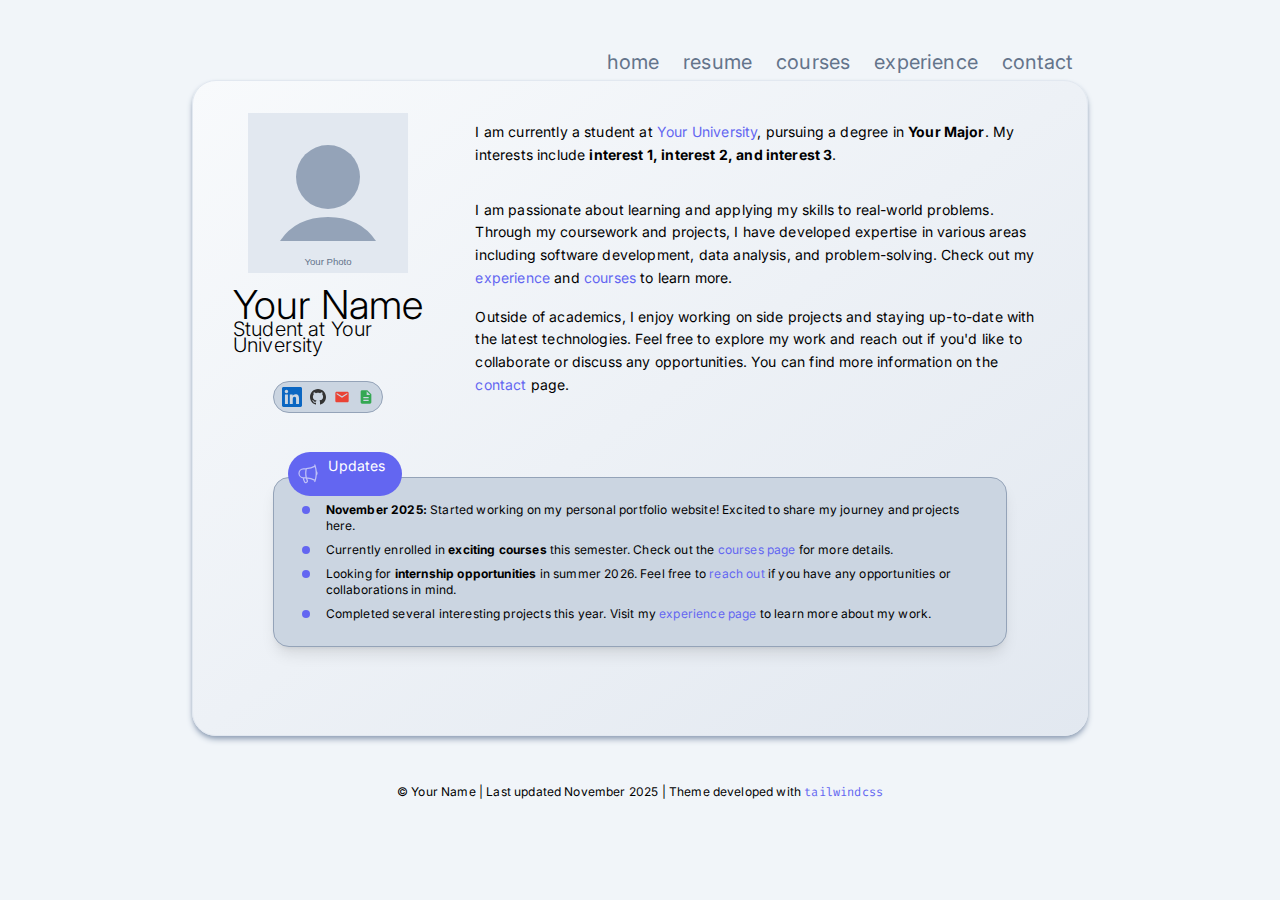
<file: index.html>
<!DOCTYPE html>
<html lang="en" class="scroll-smooth">

<head>
  <meta charset="UTF-8" />
  <meta http-equiv="X-UA-Compatible" content="IE=edge" />
  <meta name="viewport" content="width=device-width, initial-scale=1.0" />
  <link rel="icon" href="images/icon-profile.svg">
  <link rel="mask-icon" href="images/mask-icon.svg" color="#94a3b8">
  <link rel="stylesheet" href="css/style.css">
  <link rel="preconnect" href="https://fonts.googleapis.com">
  <link rel="preconnect" href="https://fonts.gstatic.com" crossorigin>
  <link href="https://fonts.googleapis.com/css2?family=Josefin+Sans:wght@100;200;300&display=swap" rel="stylesheet">
  <link href="https://fonts.googleapis.com/css2?family=Inter:wght@100;300;600&display=swap" rel="stylesheet">
  <link href="https://fonts.googleapis.com/css2?family=Fira+Code:wght@400&display=swap" rel="stylesheet">
  <title>Your Name | Student Portfolio</title>
</head>

<body class="bg-slate-100 flex flex-col mx-auto bg-[url('images/bg-full.png')] bg-repeat-x">
  <!-- Outermost container -->
  <div class="flex flex-col mx-auto space-y-2 max-w-4xl my-10">
    <!-- Top-bar -->
    <ul
      class="flex flex-col items-center justify-center text-xl font-sans font-normal text-slate-500 dark:text-gray-400 -mb-3 md:flex-row md:justify-end">
      <li class="mr-2">
        <a href="index.html" class="inline-block py-2 px-2 hover:text-indigo-400 duration-500 active font-serif">home</a>
      </li>
      <li class="mr-2">
        <a href="resume.html" class="inline-block py-2 px-2 hover:text-indigo-400 duration-500 font-serif">resume</a>
      </li>
      <li class="mr-2">
        <a href="courses.html" class="inline-block py-2 px-2 hover:text-indigo-400 duration-500 font-serif">courses</a>
      </li>
      <li class="mr-2">
        <a href="experience.html" class="inline-block py-2 px-2 hover:text-indigo-400 duration-500 font-serif">experience</a>
      </li>
      <li class="mr-2">
        <a href="contact.html" class="inline-block py-2 px-2 hover:text-indigo-400 duration-500 font-serif">contact</a>
      </li>
    </ul>
    <!-- Container except top-bar -->
    <div class="container flex flex-col space-y-10">
      <!-- Top container with Photos, About me and Social media -->
      <div
        class="relative flex flex-col items-center justify-center pt-0 pb-10 bg-gradient-to-tl from-slate-200 to-slate-50 text-black rounded-3xl shadow-md shadow-slate-400 border-[1px] border-slate-200 overflow-hidden">
        <!-- Photo, Social media + About me -->
        <div
          class="flex flex-col items-center justify-center space-y-4 ml-4 mr-8 mt-4 md:flex-row md:items-start md:space-y-0 md:space-x-6">
          <!-- Photo, Social media section -->
          <section id="photo" class="flex flex-col items-center justify-center space-y-3 ml-6 mr-3">
            <!-- Photo container -->
            <div class="flex flex-col items-center justify-center">
              <img src="images/profile-placeholder.svg" alt=""
                class="m-4 w-40 h-40 md:max-w-48 md:max-h-48 transform hover:scale-105 hover:rounded-xl duration-200 hover-lift" />
              <h2 href="" class="text-2xl whitespace-nowrap font-serif text-hero">Your Name</h2>
              <p href="" class="text-xs font-serif text-subhero">Student at Your University</p>
            </div>

            <!-- Social media container -->
            <div
              class="flex flex-row items-center justify-center bg-slate-300 h-8 w-max border-[1px] border-slate-400 rounded-full">
              <!-- LinkedIn container -->
              <div class="group">
                <a href="https://linkedin.com/in/yourprofile">
                  <img src="images/icon-linkedin.svg" alt="LinkedIn" class="h-[20px] ml-2 mr-1" />
                </a>
              </div>
              <!-- GitHub container -->
              <div class="group">
                <a href="https://github.com/yourusername">
                  <img src="images/icon-github.svg" alt="GitHub" class="h-4 m-1" />
                </a>
              </div>
              <!-- Email container -->
              <div class="group">
                <a href="mailto:your.email@example.com">
                  <img src="images/icon-email.svg" alt="Email me" class="h-4 m-1" />
                </a>
              </div>
              <!-- CV container -->
              <div class="group">
                <a href="files/your-cv.pdf">
                  <img src="images/icon-cv.svg" alt="Curriculum Vitae" class="h-4 ml-1 mr-2" />
                </a>
              </div>
            </div>
          </section>

          <section id="about-me">
            <!-- About me Container -->
            <div class="flex flex-col space-y-4 w-auto ml-10 my-4 md:m-4 md:mt-6 font-serif md:text-left section-spacing">
              <p class="text-sm text-left leading-relaxed">
                I am currently a student at <a href="#"
                  class="text-indigo-500 hover:text-color-indigo-800">
                  Your University</a>, pursuing a degree in <strong>Your Major</strong>.
                My interests include <strong>interest 1, interest 2, and interest 3</strong>.
              </p>
              <p class=" text-sm text-left leading-relaxed">
                I am passionate about learning and applying my skills to real-world problems. Through my coursework
                and projects, I have developed expertise in various areas including software development, 
                data analysis, and problem-solving. Check out my <a
                href="experience.html" class="text-indigo-500 hover:text-color-indigo-800">experience</a> and 
                <a href="courses.html" class="text-indigo-500 hover:text-color-indigo-800">courses</a> to learn more.
              </p>
              <p class=" text-sm text-left leading-relaxed">
                Outside of academics, I enjoy working on side projects and staying up-to-date with the latest 
                technologies. Feel free to explore my work and reach out if you'd like to collaborate or 
                discuss any opportunities. You can find more information on the <a
                  href="contact.html" class="text-indigo-500 hover:text-color-indigo-800">contact</a> page.
              </p>
            </div>
          </section>
        </div>
        <!-- News section -->
        <div
          class="flex flex-col items-center justify-center space-y-4 ml-14 mr-20 my-10 py-2 md:flex-row md:items-baseline md:space-y-0 md:space-x-6">
          <div class="relative flex flex-row items-center justify-center space-x-2 md:flex-row md:space-x-2">
            <div
              class="absolute flex flex-row items-center justify-center px-2 py-1 font-serif text-sm text-white bg-indigo-500 rounded-full md:ml-48 md:-mt-20 md:space-x-2 sm:mt-6">
              <svg xmlns="http://www.w3.org/2000/svg" fill="none" viewBox="0 0 24 24" stroke-width="1.25"
                stroke="#fffffb" class="w-6 h-6 opacity-60">
                <path stroke-linecap="round" stroke-linejoin="round"
                  d="M10.34 15.84c-.688-.06-1.386-.09-2.09-.09H7.5a4.5 4.5 0 110-9h.75c.704 0 1.402-.03 2.09-.09m0 9.18c.253.962.584 1.892.985 2.783.247.55.06 1.21-.463 1.511l-.657.38c-.551.318-1.26.117-1.527-.461a20.845 20.845 0 01-1.44-4.282m3.102.069a18.03 18.03 0 01-.59-4.59c0-1.586.205-3.124.59-4.59m0 9.18a23.848 23.848 0 018.835 2.535M10.34 6.66a23.847 23.847 0 008.835-2.535m0 0A23.74 23.74 0 0018.795 3m.38 1.125a23.91 23.91 0 011.014 5.395m-1.014 8.855c-.118.38-.245.754-.38 1.125m.38-1.125a23.91 23.91 0 001.014-5.395m0-3.46c.495.413.811 1.035.811 1.73 0 .695-.316 1.317-.811 1.73m0-3.46a24.347 24.347 0 010 3.46" />
              </svg>
              <p class="pr-2">Updates</p>
            </div>
          </div>
          <!-- News items container -->
          <div class="bg-slate-300 m-4 py-6 px-6 space-y-2 shadow-lg border-[1px] border-slate-400 rounded-2xl">
            <!-- Update 1 -->
            <div class="flex items-baseline justify-center space-x-3 font-serif text-xs max-w-md">
              <div class="mx-1 w-2 h-2 bg-indigo-500 rounded-full"></div>
              <p class="m-0 w-full">
                <strong>November 2025:</strong> Started working on my personal portfolio website! 
                Excited to share my journey and projects here.
              </p>
            </div>
            <!-- Update 2 -->
            <div class="flex items-baseline justify-center space-x-3 font-serif text-xs max-w-md">
              <div class="mx-1 w-2 h-2 bg-indigo-500 rounded-full"></div>
              <p class="m-0 w-full">
                Currently enrolled in <strong>exciting courses</strong> this semester. Check out the 
                <a href="courses.html" class="text-indigo-500 hover:text-color-indigo-800">courses page</a> 
                for more details.
              </p>
            </div>
            <!-- Update 3 -->
            <div class="flex items-baseline justify-center space-x-3 font-serif text-xs max-w-md">
              <div class="mx-1 w-2 h-2 bg-indigo-500 rounded-full"></div>
              <p class="m-0 w-full">
                Looking for <strong>internship opportunities</strong> in summer 2026. Feel free to 
                <a href="contact.html" class="text-indigo-500 hover:text-color-indigo-800">reach out</a> 
                if you have any opportunities or collaborations in mind.
              </p>
            </div>
            <!-- Update 4 -->
            <div class="flex items-baseline justify-center space-x-3 font-serif text-xs max-w-md">
              <div class="mx-1 w-2 h-2 bg-indigo-500 rounded-full"></div>
              <p class="m-0 w-full">
                Completed several interesting projects this year. Visit my 
                <a href="experience.html" class="text-indigo-500 hover:text-color-indigo-800">experience page</a> 
                to learn more about my work.
              </p>
            </div>
          </div>
        </div>
        <!-- Logo/Links section -->
        <div class="flex flex-col items-center justify-between space-y-10 md:flex-row md:space-y-0 md:space-x-24">
          <!-- You can add logos or additional links here -->
        </div>
      </div>
    </div>
  </div>


  <footer class="py-2">
    <div
      class="container flex flex-col items-center justify-center mx-auto space-y-16 md:flex-row md:space-y-0 md:items-center">
      <div class="font-serif text-xs">&copy; Your Name | Last updated November 2025 | Theme developed with <a href="https://tailwindcss.com"
          class="text-indigo-500 hover:text-color-indigo-800"><code>tailwindcss</code></a>
      </div>
    </div>
  </footer>
</body>

</html>
</file>
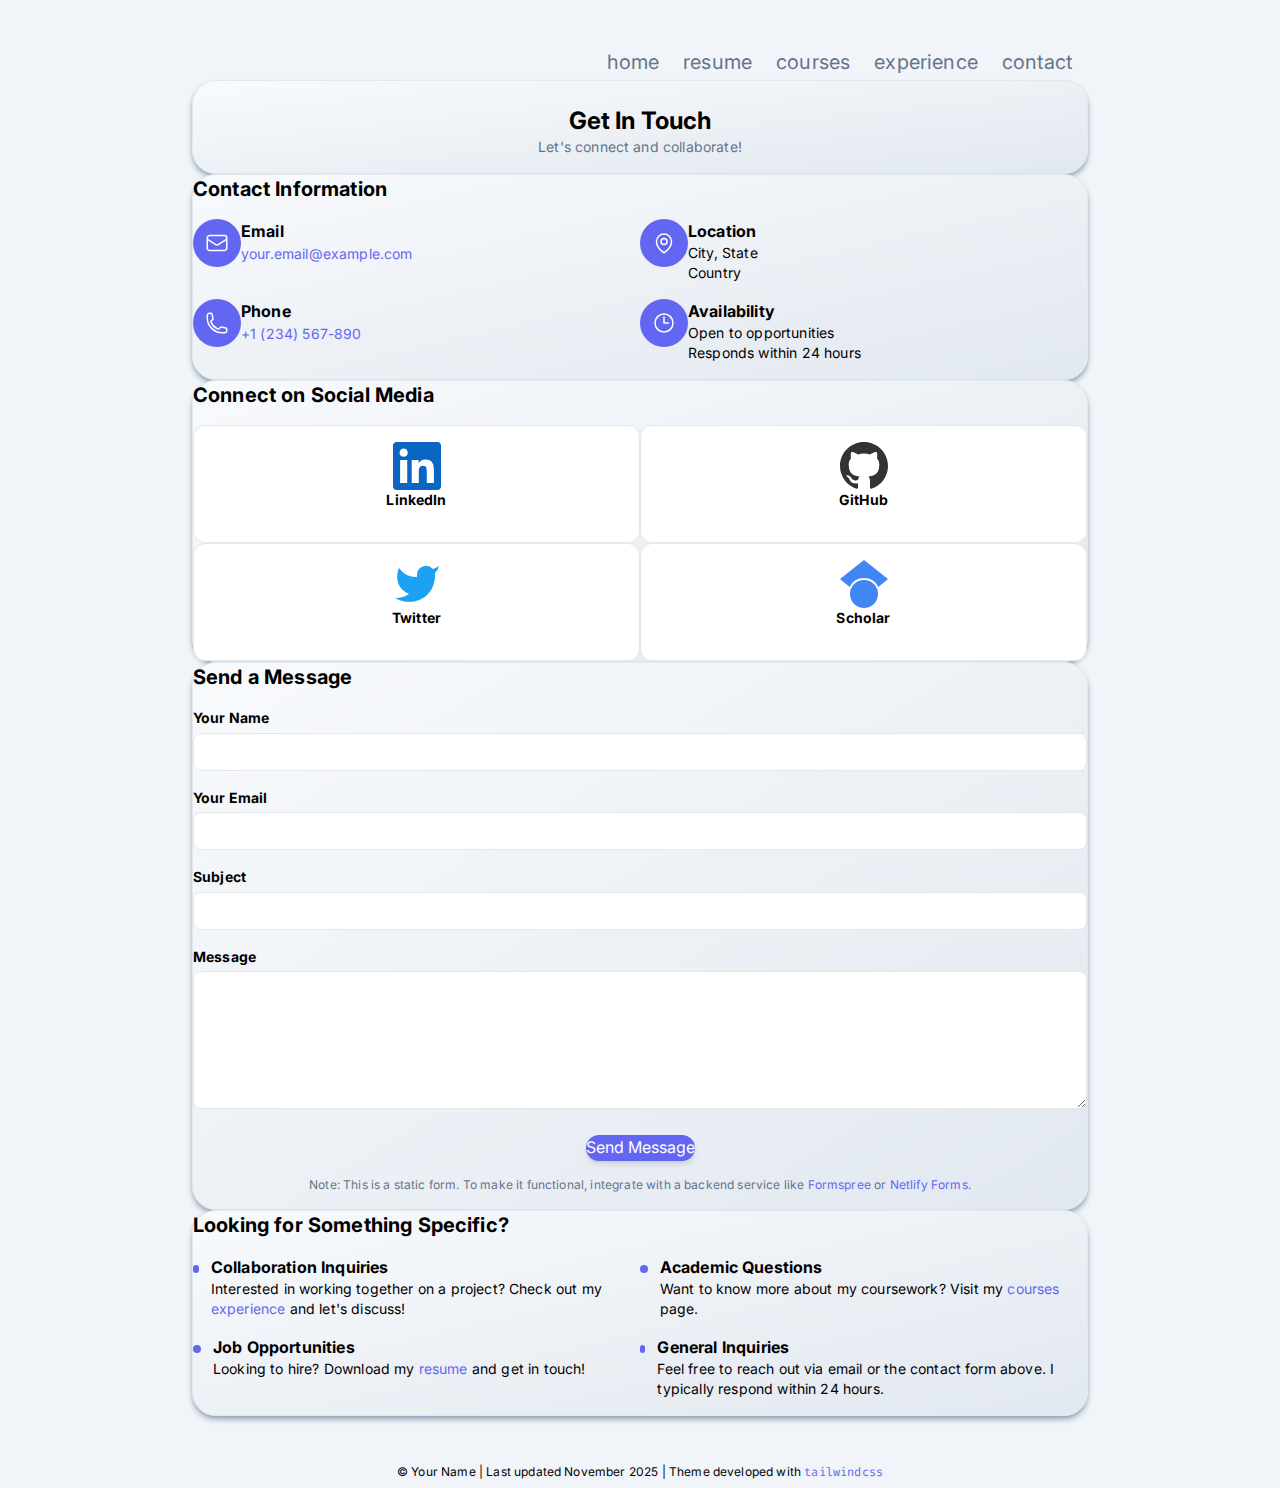
<file: contact.html>
<!DOCTYPE html>
<html lang="en" class="scroll-smooth">

<head>
  <meta charset="UTF-8" />
  <meta http-equiv="X-UA-Compatible" content="IE=edge" />
  <meta name="viewport" content="width=device-width, initial-scale=1.0" />
  <link rel="icon" href="images/icon-profile.svg">
  <link rel="mask-icon" href="images/mask-icon.svg" color="#94a3b8">
  <link rel="stylesheet" href="css/style.css">
  <link rel="preconnect" href="https://fonts.googleapis.com">
  <link rel="preconnect" href="https://fonts.gstatic.com" crossorigin>
  <link href="https://fonts.googleapis.com/css2?family=Josefin+Sans:wght@100;200;300&display=swap" rel="stylesheet">
  <link href="https://fonts.googleapis.com/css2?family=Inter:wght@100;300;600&display=swap" rel="stylesheet">
  <link href="https://fonts.googleapis.com/css2?family=Fira+Code:wght@400&display=swap" rel="stylesheet">
  <title>Contact | Your Name</title>
</head>

<body class="bg-slate-100 flex flex-col mx-auto bg-[url('images/bg-full.png')] bg-repeat-x">
  <!-- Outermost container -->
  <div class="flex flex-col mx-auto space-y-2 max-w-4xl my-10">
    <!-- Top-bar -->
    <ul
      class="flex flex-col items-center justify-center text-xl font-sans font-normal text-slate-500 dark:text-gray-400 -mb-3 md:flex-row md:justify-end">
      <li class="mr-2">
        <a href="index.html" class="inline-block py-2 px-2 hover:text-indigo-400 duration-500 font-serif">home</a>
      </li>
      <li class="mr-2">
        <a href="resume.html" class="inline-block py-2 px-2 hover:text-indigo-400 duration-500 font-serif">resume</a>
      </li>
      <li class="mr-2">
        <a href="courses.html" class="inline-block py-2 px-2 hover:text-indigo-400 duration-500 font-serif">courses</a>
      </li>
      <li class="mr-2">
        <a href="experience.html" class="inline-block py-2 px-2 hover:text-indigo-400 duration-500 font-serif">experience</a>
      </li>
      <li class="mr-2">
        <a href="contact.html" class="inline-block py-2 px-2 hover:text-indigo-400 duration-500 active font-serif">contact</a>
      </li>
    </ul>

    <!-- Main Content -->
    <div class="container flex flex-col space-y-6">
      <!-- Page Header -->
      <div
        class="relative flex flex-col items-center justify-center pt-6 pb-6 bg-gradient-to-tl from-slate-200 to-slate-50 text-black rounded-3xl shadow-md shadow-slate-400 border-[1px] border-slate-200">
        <h1 class="text-2xl font-serif font-bold">Get In Touch</h1>
        <p class="text-sm font-serif text-slate-500 mt-2">Let's connect and collaborate!</p>
      </div>

      <!-- Contact Information -->
      <div
        class="relative flex flex-col p-6 bg-gradient-to-tl from-slate-200 to-slate-50 text-black rounded-3xl shadow-md shadow-slate-400 border-[1px] border-slate-200">
        <h2 class="text-xl font-serif font-bold mb-4 border-b-2 border-indigo-400 pb-2">Contact Information</h2>
        
        <div class="grid grid-cols-1 md:grid-cols-2 gap-6">
          <!-- Email -->
          <div class="flex items-start space-x-4">
            <div class="p-3 bg-indigo-500 rounded-full">
              <svg xmlns="http://www.w3.org/2000/svg" fill="none" viewBox="0 0 24 24" stroke-width="1.5" stroke="white" class="w-6 h-6">
                <path stroke-linecap="round" stroke-linejoin="round" d="M21.75 6.75v10.5a2.25 2.25 0 01-2.25 2.25h-15a2.25 2.25 0 01-2.25-2.25V6.75m19.5 0A2.25 2.25 0 0019.5 4.5h-15a2.25 2.25 0 00-2.25 2.25m19.5 0v.243a2.25 2.25 0 01-1.07 1.916l-7.5 4.615a2.25 2.25 0 01-2.36 0L3.32 8.91a2.25 2.25 0 01-1.07-1.916V6.75" />
              </svg>
            </div>
            <div>
              <h3 class="text-base font-serif font-bold mb-1">Email</h3>
              <a href="mailto:your.email@example.com" class="text-sm font-serif text-indigo-500 hover:underline">
                your.email@example.com
              </a>
            </div>
          </div>

          <!-- Location -->
          <div class="flex items-start space-x-4">
            <div class="p-3 bg-indigo-500 rounded-full">
              <svg xmlns="http://www.w3.org/2000/svg" fill="none" viewBox="0 0 24 24" stroke-width="1.5" stroke="white" class="w-6 h-6">
                <path stroke-linecap="round" stroke-linejoin="round" d="M15 10.5a3 3 0 11-6 0 3 3 0 016 0z" />
                <path stroke-linecap="round" stroke-linejoin="round" d="M19.5 10.5c0 7.142-7.5 11.25-7.5 11.25S4.5 17.642 4.5 10.5a7.5 7.5 0 1115 0z" />
              </svg>
            </div>
            <div>
              <h3 class="text-base font-serif font-bold mb-1">Location</h3>
              <p class="text-sm font-serif text-slate-600">
                City, State<br>Country
              </p>
            </div>
          </div>

          <!-- Phone -->
          <div class="flex items-start space-x-4">
            <div class="p-3 bg-indigo-500 rounded-full">
              <svg xmlns="http://www.w3.org/2000/svg" fill="none" viewBox="0 0 24 24" stroke-width="1.5" stroke="white" class="w-6 h-6">
                <path stroke-linecap="round" stroke-linejoin="round" d="M2.25 6.75c0 8.284 6.716 15 15 15h2.25a2.25 2.25 0 002.25-2.25v-1.372c0-.516-.351-.966-.852-1.091l-4.423-1.106c-.44-.11-.902.055-1.173.417l-.97 1.293c-.282.376-.769.542-1.21.38a12.035 12.035 0 01-7.143-7.143c-.162-.441.004-.928.38-1.21l1.293-.97c.363-.271.527-.734.417-1.173L6.963 3.102a1.125 1.125 0 00-1.091-.852H4.5A2.25 2.25 0 002.25 4.5v2.25z" />
              </svg>
            </div>
            <div>
              <h3 class="text-base font-serif font-bold mb-1">Phone</h3>
              <a href="tel:+1234567890" class="text-sm font-serif text-indigo-500 hover:underline">
                +1 (234) 567-890
              </a>
            </div>
          </div>

          <!-- Available -->
          <div class="flex items-start space-x-4">
            <div class="p-3 bg-indigo-500 rounded-full">
              <svg xmlns="http://www.w3.org/2000/svg" fill="none" viewBox="0 0 24 24" stroke-width="1.5" stroke="white" class="w-6 h-6">
                <path stroke-linecap="round" stroke-linejoin="round" d="M12 6v6h4.5m4.5 0a9 9 0 11-18 0 9 9 0 0118 0z" />
              </svg>
            </div>
            <div>
              <h3 class="text-base font-serif font-bold mb-1">Availability</h3>
              <p class="text-sm font-serif text-slate-600">
                Open to opportunities<br>Responds within 24 hours
              </p>
            </div>
          </div>
        </div>
      </div>

      <!-- Social Media Links -->
      <div
        class="relative flex flex-col p-6 bg-gradient-to-tl from-slate-200 to-slate-50 text-black rounded-3xl shadow-md shadow-slate-400 border-[1px] border-slate-200">
        <h2 class="text-xl font-serif font-bold mb-4 border-b-2 border-indigo-400 pb-2">Connect on Social Media</h2>
        
        <div class="grid grid-cols-2 md:grid-cols-4 gap-4">
          <!-- LinkedIn -->
          <a href="https://linkedin.com/in/yourprofile" 
             class="flex flex-col items-center p-4 bg-white rounded-xl border border-slate-300 hover:shadow-md hover:border-indigo-400 duration-200">
            <img src="images/icon-linkedin.svg" alt="LinkedIn" class="h-12 w-12 mb-2" />
            <p class="text-sm font-serif font-bold">LinkedIn</p>
          </a>

          <!-- GitHub -->
          <a href="https://github.com/yourusername" 
             class="flex flex-col items-center p-4 bg-white rounded-xl border border-slate-300 hover:shadow-md hover:border-indigo-400 duration-200">
            <img src="images/icon-github.svg" alt="GitHub" class="h-12 w-12 mb-2" />
            <p class="text-sm font-serif font-bold">GitHub</p>
          </a>

          <!-- Twitter -->
          <a href="https://twitter.com/yourusername" 
             class="flex flex-col items-center p-4 bg-white rounded-xl border border-slate-300 hover:shadow-md hover:border-indigo-400 duration-200">
            <img src="images/icon-twitter.svg" alt="Twitter" class="h-12 w-12 mb-2" />
            <p class="text-sm font-serif font-bold">Twitter</p>
          </a>

          <!-- Google Scholar (or any other platform) -->
          <a href="https://scholar.google.com/yourprofile" 
             class="flex flex-col items-center p-4 bg-white rounded-xl border border-slate-300 hover:shadow-md hover:border-indigo-400 duration-200">
            <img src="images/icon-google-scholar.svg" alt="Scholar" class="h-12 w-12 mb-2" />
            <p class="text-sm font-serif font-bold">Scholar</p>
          </a>
        </div>
      </div>

      <!-- Contact Form -->
      <div
        class="relative flex flex-col p-6 bg-gradient-to-tl from-slate-200 to-slate-50 text-black rounded-3xl shadow-md shadow-slate-400 border-[1px] border-slate-200">
        <h2 class="text-xl font-serif font-bold mb-4 border-b-2 border-indigo-400 pb-2">Send a Message</h2>
        
        <form class="space-y-4" action="#" method="POST">
          <!-- Name -->
          <div>
            <label for="name" class="block text-sm font-serif font-bold mb-2">Your Name</label>
            <input type="text" id="name" name="name" required
                   class="w-full px-4 py-2 bg-white border border-slate-300 rounded-lg font-serif text-sm focus:outline-none focus:ring-2 focus:ring-indigo-400 focus:border-transparent">
          </div>

          <!-- Email -->
          <div>
            <label for="email" class="block text-sm font-serif font-bold mb-2">Your Email</label>
            <input type="email" id="email" name="email" required
                   class="w-full px-4 py-2 bg-white border border-slate-300 rounded-lg font-serif text-sm focus:outline-none focus:ring-2 focus:ring-indigo-400 focus:border-transparent">
          </div>

          <!-- Subject -->
          <div>
            <label for="subject" class="block text-sm font-serif font-bold mb-2">Subject</label>
            <input type="text" id="subject" name="subject" required
                   class="w-full px-4 py-2 bg-white border border-slate-300 rounded-lg font-serif text-sm focus:outline-none focus:ring-2 focus:ring-indigo-400 focus:border-transparent">
          </div>

          <!-- Message -->
          <div>
            <label for="message" class="block text-sm font-serif font-bold mb-2">Message</label>
            <textarea id="message" name="message" rows="6" required
                      class="w-full px-4 py-2 bg-white border border-slate-300 rounded-lg font-serif text-sm focus:outline-none focus:ring-2 focus:ring-indigo-400 focus:border-transparent resize-vertical"></textarea>
          </div>

          <!-- Submit Button -->
          <div class="flex justify-center">
            <button type="submit"
                    class="px-8 py-3 bg-indigo-500 text-white font-serif rounded-full hover:bg-indigo-600 duration-200 shadow-md">
              Send Message
            </button>
          </div>
        </form>

        <!-- Note about form -->
        <p class="text-xs font-serif text-slate-500 text-center mt-4">
          Note: This is a static form. To make it functional, integrate with a backend service like 
          <a href="https://formspree.io" class="text-indigo-500 hover:underline">Formspree</a> or 
          <a href="https://www.netlify.com/products/forms/" class="text-indigo-500 hover:underline">Netlify Forms</a>.
        </p>
      </div>

      <!-- Quick Links -->
      <div
        class="relative flex flex-col p-6 bg-gradient-to-tl from-slate-200 to-slate-50 text-black rounded-3xl shadow-md shadow-slate-400 border-[1px] border-slate-200">
        <h2 class="text-xl font-serif font-bold mb-4 border-b-2 border-indigo-400 pb-2">Looking for Something Specific?</h2>
        
        <div class="grid grid-cols-1 md:grid-cols-2 gap-4">
          <div class="flex items-baseline space-x-3">
            <div class="w-2 h-2 bg-indigo-500 rounded-full mt-2"></div>
            <div>
              <h3 class="text-base font-serif font-bold">Collaboration Inquiries</h3>
              <p class="text-sm font-serif text-slate-600 mt-1">
                Interested in working together on a project? Check out my 
                <a href="experience.html" class="text-indigo-500 hover:underline">experience</a> and let's discuss!
              </p>
            </div>
          </div>

          <div class="flex items-baseline space-x-3">
            <div class="w-2 h-2 bg-indigo-500 rounded-full mt-2"></div>
            <div>
              <h3 class="text-base font-serif font-bold">Academic Questions</h3>
              <p class="text-sm font-serif text-slate-600 mt-1">
                Want to know more about my coursework? Visit my 
                <a href="courses.html" class="text-indigo-500 hover:underline">courses</a> page.
              </p>
            </div>
          </div>

          <div class="flex items-baseline space-x-3">
            <div class="w-2 h-2 bg-indigo-500 rounded-full mt-2"></div>
            <div>
              <h3 class="text-base font-serif font-bold">Job Opportunities</h3>
              <p class="text-sm font-serif text-slate-600 mt-1">
                Looking to hire? Download my 
                <a href="resume.html" class="text-indigo-500 hover:underline">resume</a> and get in touch!
              </p>
            </div>
          </div>

          <div class="flex items-baseline space-x-3">
            <div class="w-2 h-2 bg-indigo-500 rounded-full mt-2"></div>
            <div>
              <h3 class="text-base font-serif font-bold">General Inquiries</h3>
              <p class="text-sm font-serif text-slate-600 mt-1">
                Feel free to reach out via email or the contact form above. I typically respond within 24 hours.
              </p>
            </div>
          </div>
        </div>
      </div>
    </div>
  </div>

  <footer class="py-2">
    <div
      class="container flex flex-col items-center justify-center mx-auto space-y-16 md:flex-row md:space-y-0 md:items-center">
      <div class="font-serif text-xs">&copy; Your Name | Last updated November 2025 | Theme developed with <a href="https://tailwindcss.com"
          class="text-indigo-500 hover:text-color-indigo-800"><code>tailwindcss</code></a>
      </div>
    </div>
  </footer>
</body>

</html>
</file>
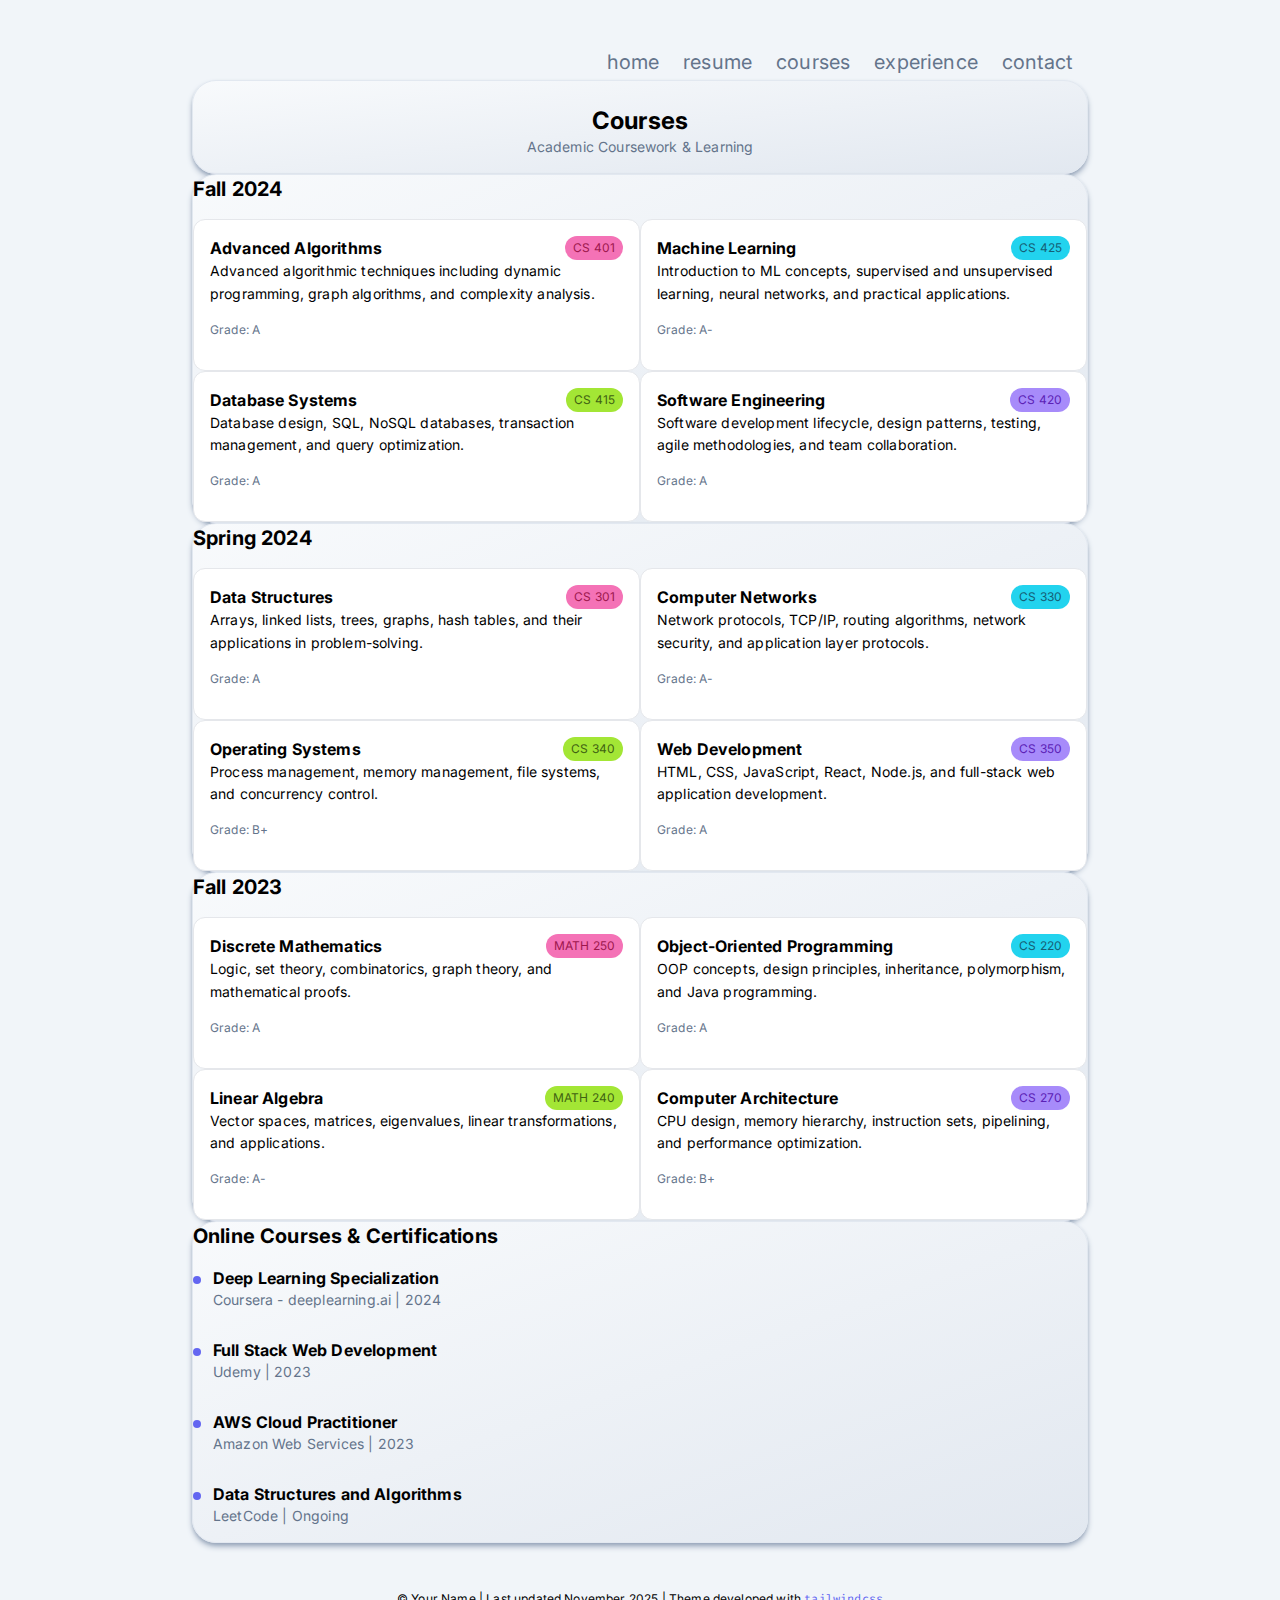
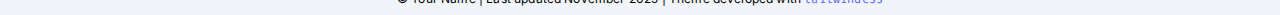
<file: courses.html>
<!DOCTYPE html>
<html lang="en" class="scroll-smooth">

<head>
  <meta charset="UTF-8" />
  <meta http-equiv="X-UA-Compatible" content="IE=edge" />
  <meta name="viewport" content="width=device-width, initial-scale=1.0" />
  <link rel="icon" href="images/icon-profile.svg">
  <link rel="mask-icon" href="images/mask-icon.svg" color="#94a3b8">
  <link rel="stylesheet" href="css/style.css">
  <link rel="preconnect" href="https://fonts.googleapis.com">
  <link rel="preconnect" href="https://fonts.gstatic.com" crossorigin>
  <link href="https://fonts.googleapis.com/css2?family=Josefin+Sans:wght@100;200;300&display=swap" rel="stylesheet">
  <link href="https://fonts.googleapis.com/css2?family=Inter:wght@100;300;600&display=swap" rel="stylesheet">
  <link href="https://fonts.googleapis.com/css2?family=Fira+Code:wght@400&display=swap" rel="stylesheet">
  <title>Courses | Your Name</title>
</head>

<body class="bg-slate-100 flex flex-col mx-auto bg-[url('images/bg-full.png')] bg-repeat-x">
  <!-- Outermost container -->
  <div class="flex flex-col mx-auto space-y-2 max-w-4xl my-10">
    <!-- Top-bar -->
    <ul
      class="flex flex-col items-center justify-center text-xl font-sans font-normal text-slate-500 dark:text-gray-400 -mb-3 md:flex-row md:justify-end">
      <li class="mr-2">
        <a href="index.html" class="inline-block py-2 px-2 hover:text-indigo-400 duration-500 font-serif">home</a>
      </li>
      <li class="mr-2">
        <a href="resume.html" class="inline-block py-2 px-2 hover:text-indigo-400 duration-500 font-serif">resume</a>
      </li>
      <li class="mr-2">
        <a href="courses.html" class="inline-block py-2 px-2 hover:text-indigo-400 duration-500 active font-serif">courses</a>
      </li>
      <li class="mr-2">
        <a href="experience.html" class="inline-block py-2 px-2 hover:text-indigo-400 duration-500 font-serif">experience</a>
      </li>
      <li class="mr-2">
        <a href="contact.html" class="inline-block py-2 px-2 hover:text-indigo-400 duration-500 font-serif">contact</a>
      </li>
    </ul>

    <!-- Main Content -->
    <div class="container flex flex-col space-y-6">
      <!-- Page Header -->
      <div
        class="relative flex flex-col items-center justify-center pt-6 pb-6 bg-gradient-to-tl from-slate-200 to-slate-50 text-black rounded-3xl shadow-md shadow-slate-400 border-[1px] border-slate-200">
        <h1 class="text-2xl font-serif font-bold">Courses</h1>
        <p class="text-sm font-serif text-slate-500 mt-2">Academic Coursework & Learning</p>
      </div>

      <!-- Fall 2024 Courses -->
      <div
        class="relative flex flex-col p-6 bg-gradient-to-tl from-slate-200 to-slate-50 text-black rounded-3xl shadow-md shadow-slate-400 border-[1px] border-slate-200">
        <h2 class="text-xl font-serif font-bold mb-4 border-b-2 border-indigo-400 pb-2">Fall 2024</h2>
        
        <div class="grid grid-cols-1 md:grid-cols-2 gap-4">
          <!-- Course 1 -->
          <div class="p-4 bg-white rounded-xl border border-slate-300 hover:shadow duration-200">
            <div class="flex items-start justify-between mb-2">
              <h3 class="text-base font-serif font-bold">Advanced Algorithms</h3>
              <span class="px-2 py-1 bg-pink-400 text-pink-800 rounded-full text-xs font-serif">CS 401</span>
            </div>
            <p class="text-sm font-serif text-slate-600 leading-relaxed">
              Advanced algorithmic techniques including dynamic programming, graph algorithms, and complexity analysis.
            </p>
            <p class="text-xs font-serif text-slate-500 mt-2">Grade: A</p>
          </div>

          <!-- Course 2 -->
          <div class="p-4 bg-white rounded-xl border border-slate-300 hover:shadow duration-200">
            <div class="flex items-start justify-between mb-2">
              <h3 class="text-base font-serif font-bold">Machine Learning</h3>
              <span class="px-2 py-1 bg-cyan-400 text-cyan-800 rounded-full text-xs font-serif">CS 425</span>
            </div>
            <p class="text-sm font-serif text-slate-600 leading-relaxed">
              Introduction to ML concepts, supervised and unsupervised learning, neural networks, and practical applications.
            </p>
            <p class="text-xs font-serif text-slate-500 mt-2">Grade: A-</p>
          </div>

          <!-- Course 3 -->
          <div class="p-4 bg-white rounded-xl border border-slate-300 hover:shadow duration-200">
            <div class="flex items-start justify-between mb-2">
              <h3 class="text-base font-serif font-bold">Database Systems</h3>
              <span class="px-2 py-1 bg-lime-400 text-lime-800 rounded-full text-xs font-serif">CS 415</span>
            </div>
            <p class="text-sm font-serif text-slate-600 leading-relaxed">
              Database design, SQL, NoSQL databases, transaction management, and query optimization.
            </p>
            <p class="text-xs font-serif text-slate-500 mt-2">Grade: A</p>
          </div>

          <!-- Course 4 -->
          <div class="p-4 bg-white rounded-xl border border-slate-300 hover:shadow duration-200">
            <div class="flex items-start justify-between mb-2">
              <h3 class="text-base font-serif font-bold">Software Engineering</h3>
              <span class="px-2 py-1 bg-violet-400 text-violet-800 rounded-full text-xs font-serif">CS 420</span>
            </div>
            <p class="text-sm font-serif text-slate-600 leading-relaxed">
              Software development lifecycle, design patterns, testing, agile methodologies, and team collaboration.
            </p>
            <p class="text-xs font-serif text-slate-500 mt-2">Grade: A</p>
          </div>
        </div>
      </div>

      <!-- Spring 2024 Courses -->
      <div
        class="relative flex flex-col p-6 bg-gradient-to-tl from-slate-200 to-slate-50 text-black rounded-3xl shadow-md shadow-slate-400 border-[1px] border-slate-200">
        <h2 class="text-xl font-serif font-bold mb-4 border-b-2 border-indigo-400 pb-2">Spring 2024</h2>
        
        <div class="grid grid-cols-1 md:grid-cols-2 gap-4">
          <!-- Course 1 -->
          <div class="p-4 bg-white rounded-xl border border-slate-300 hover:shadow duration-200">
            <div class="flex items-start justify-between mb-2">
              <h3 class="text-base font-serif font-bold">Data Structures</h3>
              <span class="px-2 py-1 bg-pink-400 text-pink-800 rounded-full text-xs font-serif">CS 301</span>
            </div>
            <p class="text-sm font-serif text-slate-600 leading-relaxed">
              Arrays, linked lists, trees, graphs, hash tables, and their applications in problem-solving.
            </p>
            <p class="text-xs font-serif text-slate-500 mt-2">Grade: A</p>
          </div>

          <!-- Course 2 -->
          <div class="p-4 bg-white rounded-xl border border-slate-300 hover:shadow duration-200">
            <div class="flex items-start justify-between mb-2">
              <h3 class="text-base font-serif font-bold">Computer Networks</h3>
              <span class="px-2 py-1 bg-cyan-400 text-cyan-800 rounded-full text-xs font-serif">CS 330</span>
            </div>
            <p class="text-sm font-serif text-slate-600 leading-relaxed">
              Network protocols, TCP/IP, routing algorithms, network security, and application layer protocols.
            </p>
            <p class="text-xs font-serif text-slate-500 mt-2">Grade: A-</p>
          </div>

          <!-- Course 3 -->
          <div class="p-4 bg-white rounded-xl border border-slate-300 hover:shadow duration-200">
            <div class="flex items-start justify-between mb-2">
              <h3 class="text-base font-serif font-bold">Operating Systems</h3>
              <span class="px-2 py-1 bg-lime-400 text-lime-800 rounded-full text-xs font-serif">CS 340</span>
            </div>
            <p class="text-sm font-serif text-slate-600 leading-relaxed">
              Process management, memory management, file systems, and concurrency control.
            </p>
            <p class="text-xs font-serif text-slate-500 mt-2">Grade: B+</p>
          </div>

          <!-- Course 4 -->
          <div class="p-4 bg-white rounded-xl border border-slate-300 hover:shadow duration-200">
            <div class="flex items-start justify-between mb-2">
              <h3 class="text-base font-serif font-bold">Web Development</h3>
              <span class="px-2 py-1 bg-violet-400 text-violet-800 rounded-full text-xs font-serif">CS 350</span>
            </div>
            <p class="text-sm font-serif text-slate-600 leading-relaxed">
              HTML, CSS, JavaScript, React, Node.js, and full-stack web application development.
            </p>
            <p class="text-xs font-serif text-slate-500 mt-2">Grade: A</p>
          </div>
        </div>
      </div>

      <!-- Fall 2023 Courses -->
      <div
        class="relative flex flex-col p-6 bg-gradient-to-tl from-slate-200 to-slate-50 text-black rounded-3xl shadow-md shadow-slate-400 border-[1px] border-slate-200">
        <h2 class="text-xl font-serif font-bold mb-4 border-b-2 border-indigo-400 pb-2">Fall 2023</h2>
        
        <div class="grid grid-cols-1 md:grid-cols-2 gap-4">
          <!-- Course 1 -->
          <div class="p-4 bg-white rounded-xl border border-slate-300 hover:shadow duration-200">
            <div class="flex items-start justify-between mb-2">
              <h3 class="text-base font-serif font-bold">Discrete Mathematics</h3>
              <span class="px-2 py-1 bg-pink-400 text-pink-800 rounded-full text-xs font-serif">MATH 250</span>
            </div>
            <p class="text-sm font-serif text-slate-600 leading-relaxed">
              Logic, set theory, combinatorics, graph theory, and mathematical proofs.
            </p>
            <p class="text-xs font-serif text-slate-500 mt-2">Grade: A</p>
          </div>

          <!-- Course 2 -->
          <div class="p-4 bg-white rounded-xl border border-slate-300 hover:shadow duration-200">
            <div class="flex items-start justify-between mb-2">
              <h3 class="text-base font-serif font-bold">Object-Oriented Programming</h3>
              <span class="px-2 py-1 bg-cyan-400 text-cyan-800 rounded-full text-xs font-serif">CS 220</span>
            </div>
            <p class="text-sm font-serif text-slate-600 leading-relaxed">
              OOP concepts, design principles, inheritance, polymorphism, and Java programming.
            </p>
            <p class="text-xs font-serif text-slate-500 mt-2">Grade: A</p>
          </div>

          <!-- Course 3 -->
          <div class="p-4 bg-white rounded-xl border border-slate-300 hover:shadow duration-200">
            <div class="flex items-start justify-between mb-2">
              <h3 class="text-base font-serif font-bold">Linear Algebra</h3>
              <span class="px-2 py-1 bg-lime-400 text-lime-800 rounded-full text-xs font-serif">MATH 240</span>
            </div>
            <p class="text-sm font-serif text-slate-600 leading-relaxed">
              Vector spaces, matrices, eigenvalues, linear transformations, and applications.
            </p>
            <p class="text-xs font-serif text-slate-500 mt-2">Grade: A-</p>
          </div>

          <!-- Course 4 -->
          <div class="p-4 bg-white rounded-xl border border-slate-300 hover:shadow duration-200">
            <div class="flex items-start justify-between mb-2">
              <h3 class="text-base font-serif font-bold">Computer Architecture</h3>
              <span class="px-2 py-1 bg-violet-400 text-violet-800 rounded-full text-xs font-serif">CS 270</span>
            </div>
            <p class="text-sm font-serif text-slate-600 leading-relaxed">
              CPU design, memory hierarchy, instruction sets, pipelining, and performance optimization.
            </p>
            <p class="text-xs font-serif text-slate-500 mt-2">Grade: B+</p>
          </div>
        </div>
      </div>

      <!-- Online Courses & Certifications -->
      <div
        class="relative flex flex-col p-6 bg-gradient-to-tl from-slate-200 to-slate-50 text-black rounded-3xl shadow-md shadow-slate-400 border-[1px] border-slate-200">
        <h2 class="text-xl font-serif font-bold mb-4 border-b-2 border-indigo-400 pb-2">Online Courses & Certifications</h2>
        
        <div class="space-y-3">
          <div class="flex items-baseline space-x-3">
            <div class="w-2 h-2 bg-indigo-500 rounded-full mt-2"></div>
            <div class="flex-1">
              <h3 class="text-base font-serif font-bold">Deep Learning Specialization</h3>
              <p class="text-sm font-serif text-slate-500">Coursera - deeplearning.ai | 2024</p>
            </div>
          </div>

          <div class="flex items-baseline space-x-3">
            <div class="w-2 h-2 bg-indigo-500 rounded-full mt-2"></div>
            <div class="flex-1">
              <h3 class="text-base font-serif font-bold">Full Stack Web Development</h3>
              <p class="text-sm font-serif text-slate-500">Udemy | 2023</p>
            </div>
          </div>

          <div class="flex items-baseline space-x-3">
            <div class="w-2 h-2 bg-indigo-500 rounded-full mt-2"></div>
            <div class="flex-1">
              <h3 class="text-base font-serif font-bold">AWS Cloud Practitioner</h3>
              <p class="text-sm font-serif text-slate-500">Amazon Web Services | 2023</p>
            </div>
          </div>

          <div class="flex items-baseline space-x-3">
            <div class="w-2 h-2 bg-indigo-500 rounded-full mt-2"></div>
            <div class="flex-1">
              <h3 class="text-base font-serif font-bold">Data Structures and Algorithms</h3>
              <p class="text-sm font-serif text-slate-500">LeetCode | Ongoing</p>
            </div>
          </div>
        </div>
      </div>
    </div>
  </div>

  <footer class="py-2">
    <div
      class="container flex flex-col items-center justify-center mx-auto space-y-16 md:flex-row md:space-y-0 md:items-center">
      <div class="font-serif text-xs">&copy; Your Name | Last updated November 2025 | Theme developed with <a href="https://tailwindcss.com"
          class="text-indigo-500 hover:text-color-indigo-800"><code>tailwindcss</code></a>
      </div>
    </div>
  </footer>
</body>

</html>
</file>
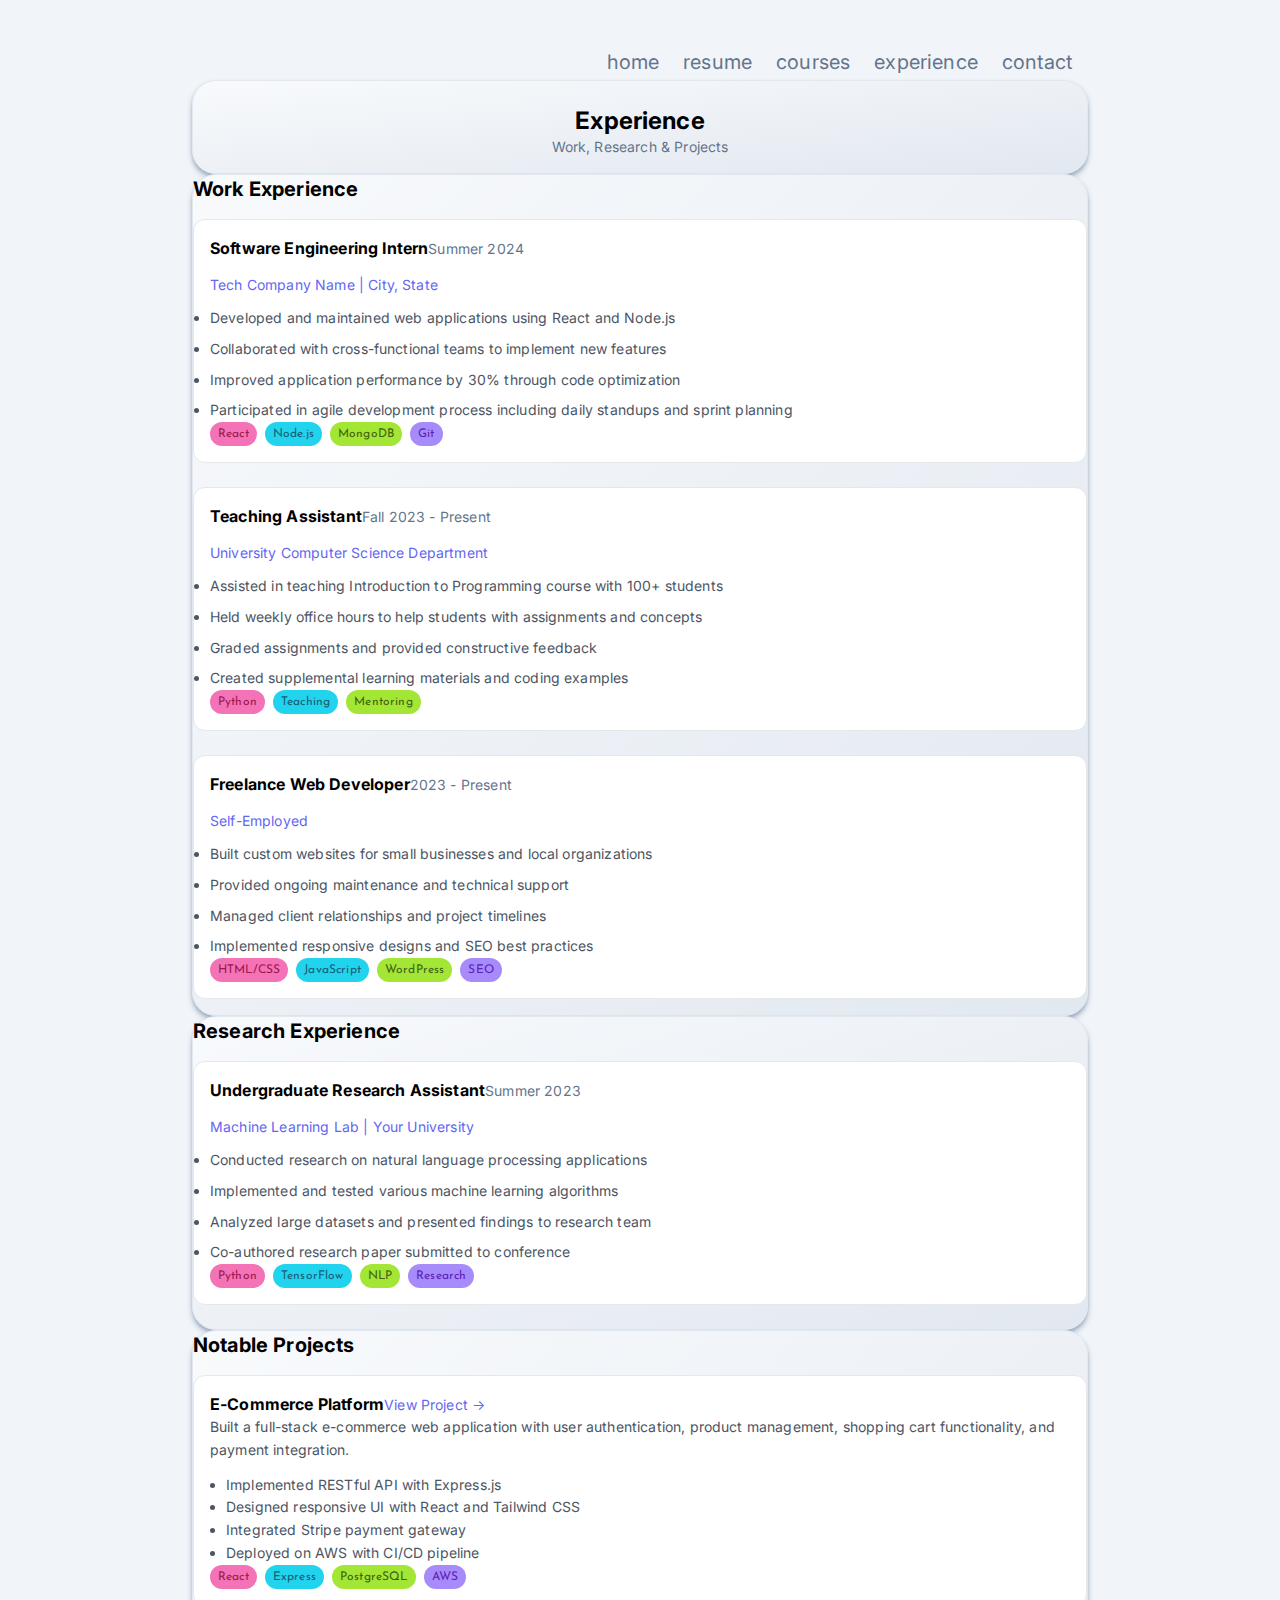
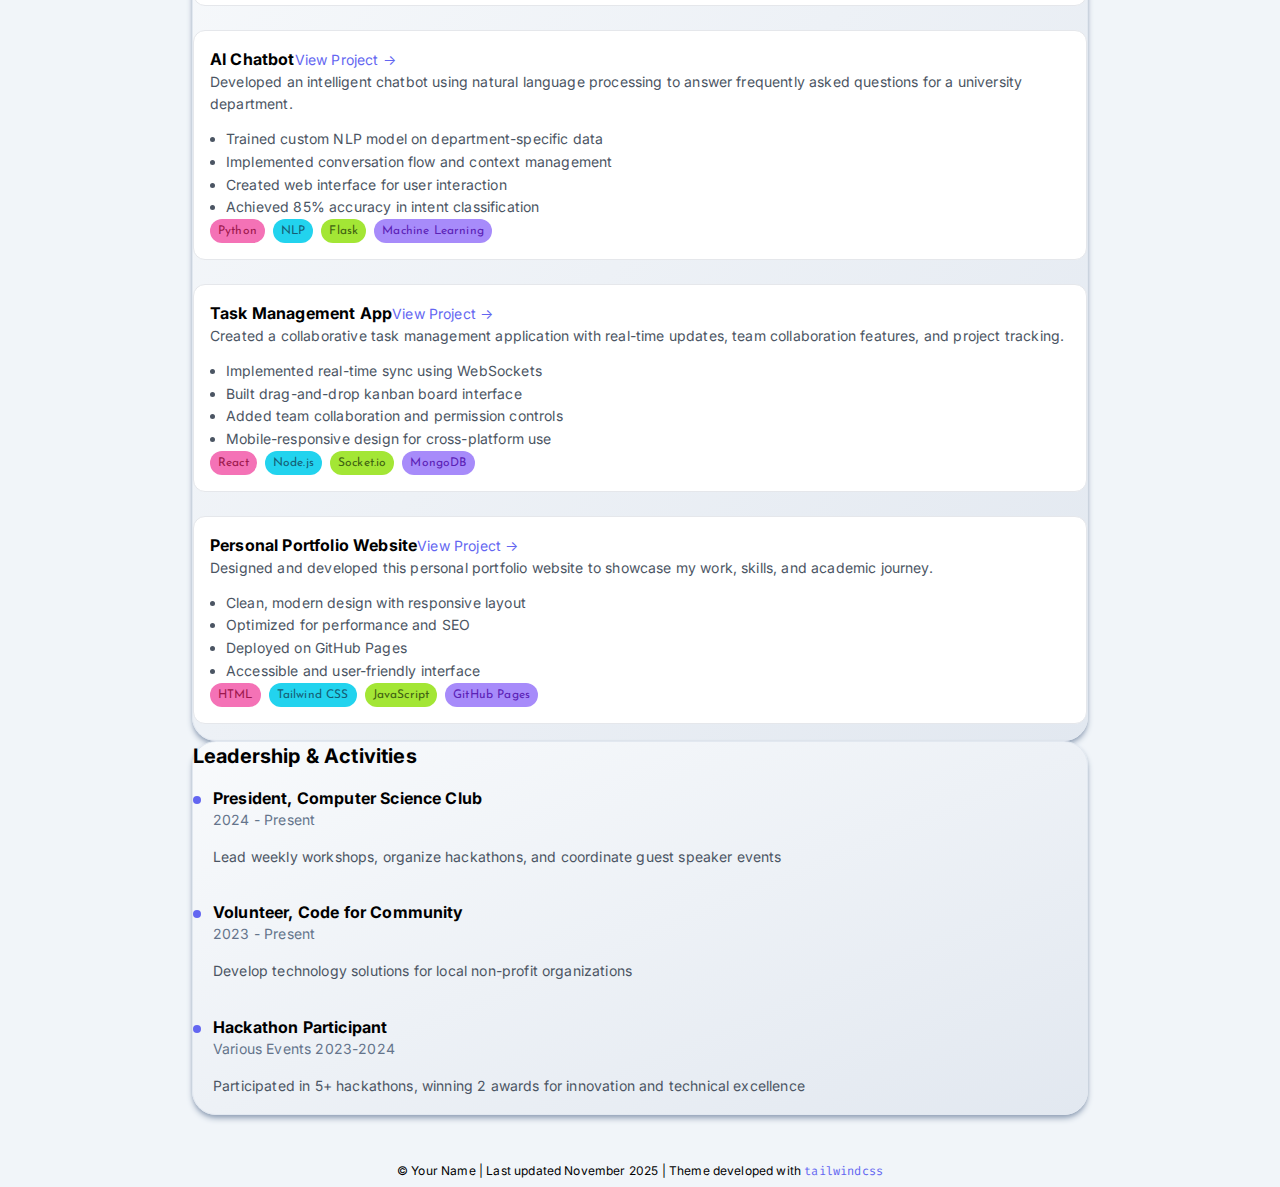
<file: experience.html>
<!DOCTYPE html>
<html lang="en" class="scroll-smooth">

<head>
  <meta charset="UTF-8" />
  <meta http-equiv="X-UA-Compatible" content="IE=edge" />
  <meta name="viewport" content="width=device-width, initial-scale=1.0" />
  <link rel="icon" href="images/icon-profile.svg">
  <link rel="mask-icon" href="images/mask-icon.svg" color="#94a3b8">
  <link rel="stylesheet" href="css/style.css">
  <link rel="preconnect" href="https://fonts.googleapis.com">
  <link rel="preconnect" href="https://fonts.gstatic.com" crossorigin>
  <link href="https://fonts.googleapis.com/css2?family=Josefin+Sans:wght@100;200;300&display=swap" rel="stylesheet">
  <link href="https://fonts.googleapis.com/css2?family=Inter:wght@100;300;600&display=swap" rel="stylesheet">
  <link href="https://fonts.googleapis.com/css2?family=Fira+Code:wght@400&display=swap" rel="stylesheet">
  <title>Experience | Your Name</title>
</head>

<body class="bg-slate-100 flex flex-col mx-auto bg-[url('images/bg-full.png')] bg-repeat-x">
  <!-- Outermost container -->
  <div class="flex flex-col mx-auto space-y-2 max-w-4xl my-10">
    <!-- Top-bar -->
    <ul
      class="flex flex-col items-center justify-center text-xl font-sans font-normal text-slate-500 dark:text-gray-400 -mb-3 md:flex-row md:justify-end">
      <li class="mr-2">
        <a href="index.html" class="inline-block py-2 px-2 hover:text-indigo-400 duration-500 font-serif">home</a>
      </li>
      <li class="mr-2">
        <a href="resume.html" class="inline-block py-2 px-2 hover:text-indigo-400 duration-500 font-serif">resume</a>
      </li>
      <li class="mr-2">
        <a href="courses.html" class="inline-block py-2 px-2 hover:text-indigo-400 duration-500 font-serif">courses</a>
      </li>
      <li class="mr-2">
        <a href="experience.html" class="inline-block py-2 px-2 hover:text-indigo-400 duration-500 active font-serif">experience</a>
      </li>
      <li class="mr-2">
        <a href="contact.html" class="inline-block py-2 px-2 hover:text-indigo-400 duration-500 font-serif">contact</a>
      </li>
    </ul>

    <!-- Main Content -->
    <div class="container flex flex-col space-y-6">
      <!-- Page Header -->
      <div
        class="relative flex flex-col items-center justify-center pt-6 pb-6 bg-gradient-to-tl from-slate-200 to-slate-50 text-black rounded-3xl shadow-md shadow-slate-400 border-[1px] border-slate-200">
        <h1 class="text-2xl font-serif font-bold">Experience</h1>
        <p class="text-sm font-serif text-slate-500 mt-2">Work, Research & Projects</p>
      </div>

      <!-- Work Experience Section -->
      <div
        class="relative flex flex-col p-6 bg-gradient-to-tl from-slate-200 to-slate-50 text-black rounded-3xl shadow-md shadow-slate-400 border-[1px] border-slate-200">
        <h2 class="text-xl font-serif font-bold mb-4 border-b-2 border-indigo-400 pb-2">Work Experience</h2>
        
        <!-- Experience 1 -->
        <div class="mb-6 p-4 bg-white rounded-xl border border-slate-300">
          <div class="flex flex-col md:flex-row md:justify-between md:items-baseline mb-2">
            <h3 class="text-base font-serif font-bold">Software Engineering Intern</h3>
            <p class="text-sm font-serif text-slate-500">Summer 2024</p>
          </div>
          <p class="text-sm font-serif text-indigo-500 mb-3">Tech Company Name | City, State</p>
          <ul class="list-disc list-inside text-sm font-serif space-y-2 text-gray-600 leading-relaxed">
            <li>Developed and maintained web applications using React and Node.js</li>
            <li>Collaborated with cross-functional teams to implement new features</li>
            <li>Improved application performance by 30% through code optimization</li>
            <li>Participated in agile development process including daily standups and sprint planning</li>
          </ul>
          <div class="flex flex-wrap gap-2 mt-3">
            <span class="px-2 py-1 bg-pink-400 text-pink-800 rounded-full text-xs">React</span>
            <span class="px-2 py-1 bg-cyan-400 text-cyan-800 rounded-full text-xs">Node.js</span>
            <span class="px-2 py-1 bg-lime-400 text-lime-800 rounded-full text-xs">MongoDB</span>
            <span class="px-2 py-1 bg-violet-400 text-violet-800 rounded-full text-xs">Git</span>
          </div>
        </div>

        <!-- Experience 2 -->
        <div class="mb-6 p-4 bg-white rounded-xl border border-slate-300">
          <div class="flex flex-col md:flex-row md:justify-between md:items-baseline mb-2">
            <h3 class="text-base font-serif font-bold">Teaching Assistant</h3>
            <p class="text-sm font-serif text-slate-500">Fall 2023 - Present</p>
          </div>
          <p class="text-sm font-serif text-indigo-500 mb-3">University Computer Science Department</p>
          <ul class="list-disc list-inside text-sm font-serif space-y-2 text-gray-600 leading-relaxed">
            <li>Assisted in teaching Introduction to Programming course with 100+ students</li>
            <li>Held weekly office hours to help students with assignments and concepts</li>
            <li>Graded assignments and provided constructive feedback</li>
            <li>Created supplemental learning materials and coding examples</li>
          </ul>
          <div class="flex flex-wrap gap-2 mt-3">
            <span class="px-2 py-1 bg-pink-400 text-pink-800 rounded-full text-xs">Python</span>
            <span class="px-2 py-1 bg-cyan-400 text-cyan-800 rounded-full text-xs">Teaching</span>
            <span class="px-2 py-1 bg-lime-400 text-lime-800 rounded-full text-xs">Mentoring</span>
          </div>
        </div>

        <!-- Experience 3 -->
        <div class="mb-4 p-4 bg-white rounded-xl border border-slate-300">
          <div class="flex flex-col md:flex-row md:justify-between md:items-baseline mb-2">
            <h3 class="text-base font-serif font-bold">Freelance Web Developer</h3>
            <p class="text-sm font-serif text-slate-500">2023 - Present</p>
          </div>
          <p class="text-sm font-serif text-indigo-500 mb-3">Self-Employed</p>
          <ul class="list-disc list-inside text-sm font-serif space-y-2 text-gray-600 leading-relaxed">
            <li>Built custom websites for small businesses and local organizations</li>
            <li>Provided ongoing maintenance and technical support</li>
            <li>Managed client relationships and project timelines</li>
            <li>Implemented responsive designs and SEO best practices</li>
          </ul>
          <div class="flex flex-wrap gap-2 mt-3">
            <span class="px-2 py-1 bg-pink-400 text-pink-800 rounded-full text-xs">HTML/CSS</span>
            <span class="px-2 py-1 bg-cyan-400 text-cyan-800 rounded-full text-xs">JavaScript</span>
            <span class="px-2 py-1 bg-lime-400 text-lime-800 rounded-full text-xs">WordPress</span>
            <span class="px-2 py-1 bg-violet-400 text-violet-800 rounded-full text-xs">SEO</span>
          </div>
        </div>
      </div>

      <!-- Research Experience Section -->
      <div
        class="relative flex flex-col p-6 bg-gradient-to-tl from-slate-200 to-slate-50 text-black rounded-3xl shadow-md shadow-slate-400 border-[1px] border-slate-200">
        <h2 class="text-xl font-serif font-bold mb-4 border-b-2 border-indigo-400 pb-2">Research Experience</h2>
        
        <!-- Research 1 -->
        <div class="mb-6 p-4 bg-white rounded-xl border border-slate-300">
          <div class="flex flex-col md:flex-row md:justify-between md:items-baseline mb-2">
            <h3 class="text-base font-serif font-bold">Undergraduate Research Assistant</h3>
            <p class="text-sm font-serif text-slate-500">Summer 2023</p>
          </div>
          <p class="text-sm font-serif text-indigo-500 mb-3">Machine Learning Lab | Your University</p>
          <ul class="list-disc list-inside text-sm font-serif space-y-2 text-gray-600 leading-relaxed">
            <li>Conducted research on natural language processing applications</li>
            <li>Implemented and tested various machine learning algorithms</li>
            <li>Analyzed large datasets and presented findings to research team</li>
            <li>Co-authored research paper submitted to conference</li>
          </ul>
          <div class="flex flex-wrap gap-2 mt-3">
            <span class="px-2 py-1 bg-pink-400 text-pink-800 rounded-full text-xs">Python</span>
            <span class="px-2 py-1 bg-cyan-400 text-cyan-800 rounded-full text-xs">TensorFlow</span>
            <span class="px-2 py-1 bg-lime-400 text-lime-800 rounded-full text-xs">NLP</span>
            <span class="px-2 py-1 bg-violet-400 text-violet-800 rounded-full text-xs">Research</span>
          </div>
        </div>
      </div>

      <!-- Projects Section -->
      <div
        class="relative flex flex-col p-6 bg-gradient-to-tl from-slate-200 to-slate-50 text-black rounded-3xl shadow-md shadow-slate-400 border-[1px] border-slate-200">
        <h2 class="text-xl font-serif font-bold mb-4 border-b-2 border-indigo-400 pb-2">Notable Projects</h2>
        
        <!-- Project 1 -->
        <div class="mb-6 p-4 bg-white rounded-xl border border-slate-300">
          <div class="flex flex-col md:flex-row md:justify-between md:items-baseline mb-2">
            <h3 class="text-base font-serif font-bold">E-Commerce Platform</h3>
            <a href="#" class="text-sm font-serif text-indigo-500 hover:underline">View Project →</a>
          </div>
          <p class="text-sm font-serif text-gray-600 mb-3 leading-relaxed">
            Built a full-stack e-commerce web application with user authentication, product management, 
            shopping cart functionality, and payment integration.
          </p>
          <ul class="list-disc list-inside text-sm font-serif space-y-1 text-gray-600 leading-relaxed ml-4">
            <li>Implemented RESTful API with Express.js</li>
            <li>Designed responsive UI with React and Tailwind CSS</li>
            <li>Integrated Stripe payment gateway</li>
            <li>Deployed on AWS with CI/CD pipeline</li>
          </ul>
          <div class="flex flex-wrap gap-2 mt-3">
            <span class="px-2 py-1 bg-pink-400 text-pink-800 rounded-full text-xs">React</span>
            <span class="px-2 py-1 bg-cyan-400 text-cyan-800 rounded-full text-xs">Express</span>
            <span class="px-2 py-1 bg-lime-400 text-lime-800 rounded-full text-xs">PostgreSQL</span>
            <span class="px-2 py-1 bg-violet-400 text-violet-800 rounded-full text-xs">AWS</span>
          </div>
        </div>

        <!-- Project 2 -->
        <div class="mb-6 p-4 bg-white rounded-xl border border-slate-300">
          <div class="flex flex-col md:flex-row md:justify-between md:items-baseline mb-2">
            <h3 class="text-base font-serif font-bold">AI Chatbot</h3>
            <a href="#" class="text-sm font-serif text-indigo-500 hover:underline">View Project →</a>
          </div>
          <p class="text-sm font-serif text-gray-600 mb-3 leading-relaxed">
            Developed an intelligent chatbot using natural language processing to answer 
            frequently asked questions for a university department.
          </p>
          <ul class="list-disc list-inside text-sm font-serif space-y-1 text-gray-600 leading-relaxed ml-4">
            <li>Trained custom NLP model on department-specific data</li>
            <li>Implemented conversation flow and context management</li>
            <li>Created web interface for user interaction</li>
            <li>Achieved 85% accuracy in intent classification</li>
          </ul>
          <div class="flex flex-wrap gap-2 mt-3">
            <span class="px-2 py-1 bg-pink-400 text-pink-800 rounded-full text-xs">Python</span>
            <span class="px-2 py-1 bg-cyan-400 text-cyan-800 rounded-full text-xs">NLP</span>
            <span class="px-2 py-1 bg-lime-400 text-lime-800 rounded-full text-xs">Flask</span>
            <span class="px-2 py-1 bg-violet-400 text-violet-800 rounded-full text-xs">Machine Learning</span>
          </div>
        </div>

        <!-- Project 3 -->
        <div class="mb-6 p-4 bg-white rounded-xl border border-slate-300">
          <div class="flex flex-col md:flex-row md:justify-between md:items-baseline mb-2">
            <h3 class="text-base font-serif font-bold">Task Management App</h3>
            <a href="#" class="text-sm font-serif text-indigo-500 hover:underline">View Project →</a>
          </div>
          <p class="text-sm font-serif text-gray-600 mb-3 leading-relaxed">
            Created a collaborative task management application with real-time updates, 
            team collaboration features, and project tracking.
          </p>
          <ul class="list-disc list-inside text-sm font-serif space-y-1 text-gray-600 leading-relaxed ml-4">
            <li>Implemented real-time sync using WebSockets</li>
            <li>Built drag-and-drop kanban board interface</li>
            <li>Added team collaboration and permission controls</li>
            <li>Mobile-responsive design for cross-platform use</li>
          </ul>
          <div class="flex flex-wrap gap-2 mt-3">
            <span class="px-2 py-1 bg-pink-400 text-pink-800 rounded-full text-xs">React</span>
            <span class="px-2 py-1 bg-cyan-400 text-cyan-800 rounded-full text-xs">Node.js</span>
            <span class="px-2 py-1 bg-lime-400 text-lime-800 rounded-full text-xs">Socket.io</span>
            <span class="px-2 py-1 bg-violet-400 text-violet-800 rounded-full text-xs">MongoDB</span>
          </div>
        </div>

        <!-- Project 4 -->
        <div class="mb-4 p-4 bg-white rounded-xl border border-slate-300">
          <div class="flex flex-col md:flex-row md:justify-between md:items-baseline mb-2">
            <h3 class="text-base font-serif font-bold">Personal Portfolio Website</h3>
            <a href="#" class="text-sm font-serif text-indigo-500 hover:underline">View Project →</a>
          </div>
          <p class="text-sm font-serif text-gray-600 mb-3 leading-relaxed">
            Designed and developed this personal portfolio website to showcase my work, 
            skills, and academic journey.
          </p>
          <ul class="list-disc list-inside text-sm font-serif space-y-1 text-gray-600 leading-relaxed ml-4">
            <li>Clean, modern design with responsive layout</li>
            <li>Optimized for performance and SEO</li>
            <li>Deployed on GitHub Pages</li>
            <li>Accessible and user-friendly interface</li>
          </ul>
          <div class="flex flex-wrap gap-2 mt-3">
            <span class="px-2 py-1 bg-pink-400 text-pink-800 rounded-full text-xs">HTML</span>
            <span class="px-2 py-1 bg-cyan-400 text-cyan-800 rounded-full text-xs">Tailwind CSS</span>
            <span class="px-2 py-1 bg-lime-400 text-lime-800 rounded-full text-xs">JavaScript</span>
            <span class="px-2 py-1 bg-violet-400 text-violet-800 rounded-full text-xs">GitHub Pages</span>
          </div>
        </div>
      </div>

      <!-- Leadership & Extracurricular -->
      <div
        class="relative flex flex-col p-6 bg-gradient-to-tl from-slate-200 to-slate-50 text-black rounded-3xl shadow-md shadow-slate-400 border-[1px] border-slate-200">
        <h2 class="text-xl font-serif font-bold mb-4 border-b-2 border-indigo-400 pb-2">Leadership & Activities</h2>
        
        <div class="space-y-4">
          <div class="flex items-baseline space-x-3">
            <div class="w-2 h-2 bg-indigo-500 rounded-full mt-2"></div>
            <div class="flex-1">
              <h3 class="text-base font-serif font-bold">President, Computer Science Club</h3>
              <p class="text-sm font-serif text-slate-500">2024 - Present</p>
              <p class="text-sm font-serif mt-1 leading-relaxed text-gray-600">
                Lead weekly workshops, organize hackathons, and coordinate guest speaker events
              </p>
            </div>
          </div>

          <div class="flex items-baseline space-x-3">
            <div class="w-2 h-2 bg-indigo-500 rounded-full mt-2"></div>
            <div class="flex-1">
              <h3 class="text-base font-serif font-bold">Volunteer, Code for Community</h3>
              <p class="text-sm font-serif text-slate-500">2023 - Present</p>
              <p class="text-sm font-serif mt-1 leading-relaxed text-gray-600">
                Develop technology solutions for local non-profit organizations
              </p>
            </div>
          </div>

          <div class="flex items-baseline space-x-3">
            <div class="w-2 h-2 bg-indigo-500 rounded-full mt-2"></div>
            <div class="flex-1">
              <h3 class="text-base font-serif font-bold">Hackathon Participant</h3>
              <p class="text-sm font-serif text-slate-500">Various Events 2023-2024</p>
              <p class="text-sm font-serif mt-1 leading-relaxed text-gray-600">
                Participated in 5+ hackathons, winning 2 awards for innovation and technical excellence
              </p>
            </div>
          </div>
        </div>
      </div>
    </div>
  </div>

  <footer class="py-2">
    <div
      class="container flex flex-col items-center justify-center mx-auto space-y-16 md:flex-row md:space-y-0 md:items-center">
      <div class="font-serif text-xs">&copy; Your Name | Last updated November 2025 | Theme developed with <a href="https://tailwindcss.com"
          class="text-indigo-500 hover:text-color-indigo-800"><code>tailwindcss</code></a>
      </div>
    </div>
  </footer>
</body>

</html>
</file>
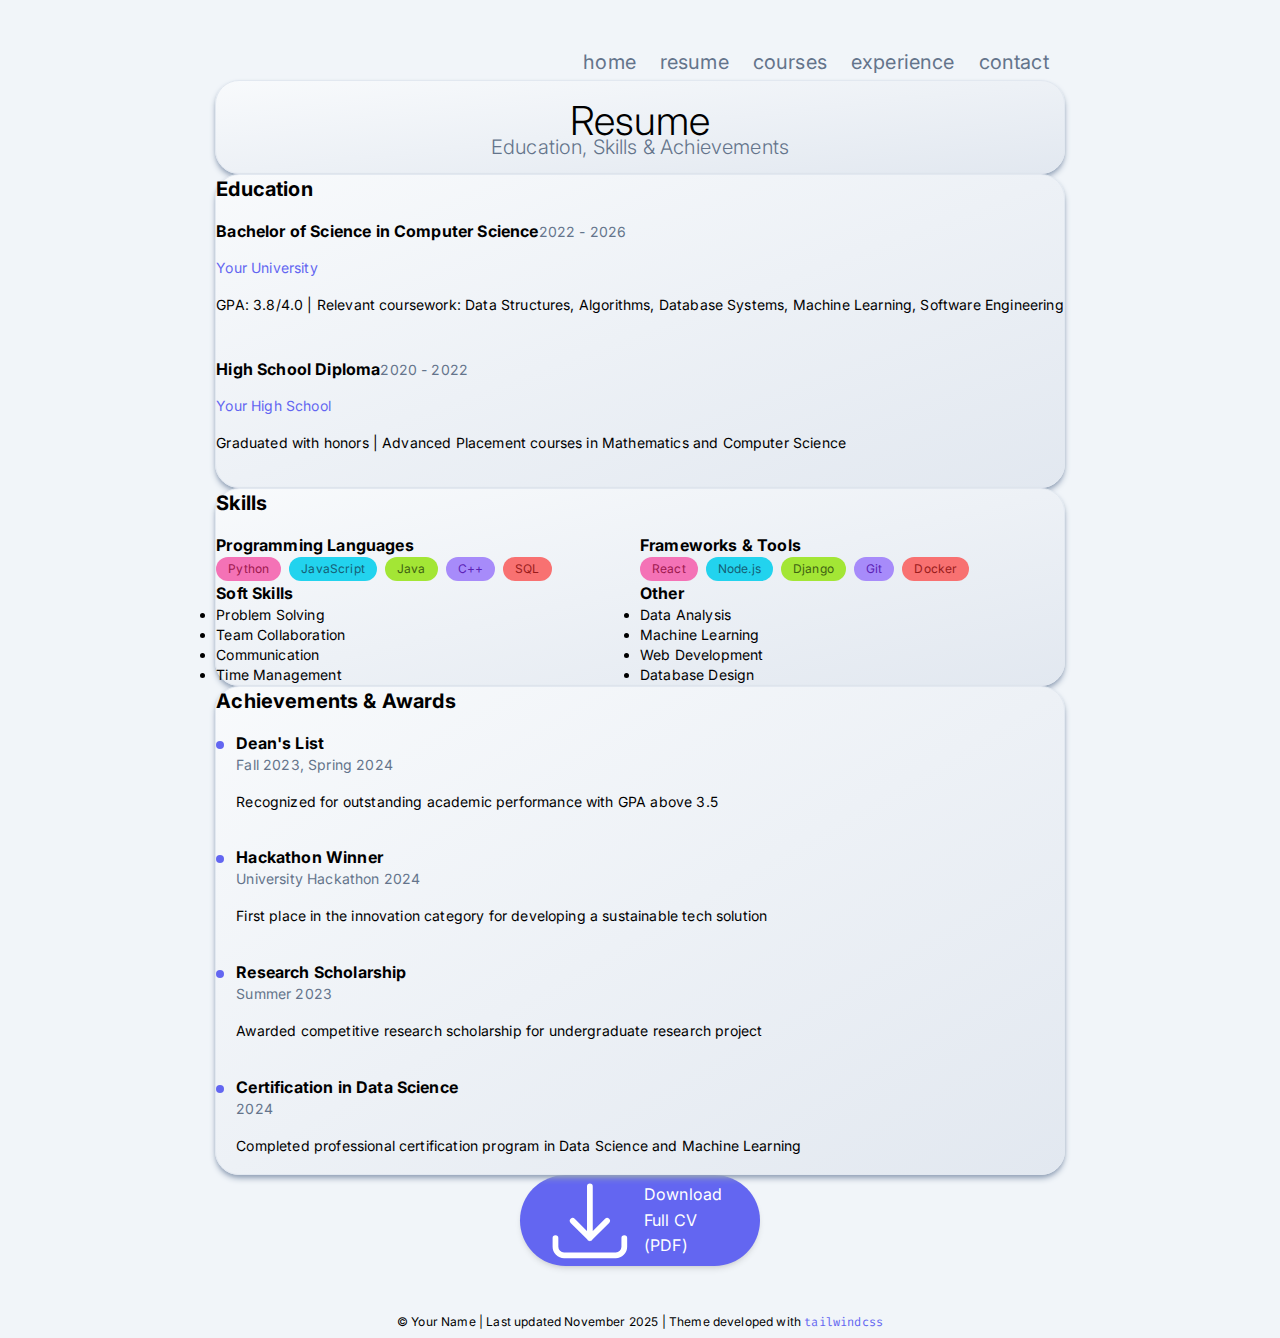
<file: resume.html>
<!DOCTYPE html>
<html lang="en" class="scroll-smooth">

<head>
  <meta charset="UTF-8" />
  <meta http-equiv="X-UA-Compatible" content="IE=edge" />
  <meta name="viewport" content="width=device-width, initial-scale=1.0" />
  <link rel="icon" href="images/icon-profile.svg">
  <link rel="mask-icon" href="images/mask-icon.svg" color="#94a3b8">
  <link rel="stylesheet" href="css/style.css">
  <link rel="preconnect" href="https://fonts.googleapis.com">
  <link rel="preconnect" href="https://fonts.gstatic.com" crossorigin>
  <link href="https://fonts.googleapis.com/css2?family=Josefin+Sans:wght@100;200;300&display=swap" rel="stylesheet">
  <link href="https://fonts.googleapis.com/css2?family=Inter:wght@100;300;600&display=swap" rel="stylesheet">
  <link href="https://fonts.googleapis.com/css2?family=Fira+Code:wght@400&display=swap" rel="stylesheet">
  <title>Resume | Your Name</title>
</head>

<body class="bg-slate-100 flex flex-col mx-auto bg-[url('images/bg-full.png')] bg-repeat-x">
  <!-- Outermost container -->
  <div class="flex flex-col mx-auto space-y-2 max-w-4xl my-10">
    <!-- Top-bar -->
    <ul
      class="flex flex-col items-center justify-center text-xl font-sans font-normal text-slate-500 dark:text-gray-400 -mb-3 md:flex-row md:justify-end">
      <li class="mr-2">
        <a href="index.html" class="inline-block py-2 px-2 hover:text-indigo-400 duration-500 font-serif">home</a>
      </li>
      <li class="mr-2">
        <a href="resume.html" class="inline-block py-2 px-2 hover:text-indigo-400 duration-500 active font-serif">resume</a>
      </li>
      <li class="mr-2">
        <a href="courses.html" class="inline-block py-2 px-2 hover:text-indigo-400 duration-500 font-serif">courses</a>
      </li>
      <li class="mr-2">
        <a href="experience.html" class="inline-block py-2 px-2 hover:text-indigo-400 duration-500 font-serif">experience</a>
      </li>
      <li class="mr-2">
        <a href="contact.html" class="inline-block py-2 px-2 hover:text-indigo-400 duration-500 font-serif">contact</a>
      </li>
    </ul>

    <!-- Main Content -->
    <div class="container flex flex-col space-y-6">
      <!-- Page Header -->
      <div
        class="relative flex flex-col items-center justify-center pt-6 pb-6 bg-gradient-to-tl from-slate-200 to-slate-50 text-black rounded-3xl shadow-md shadow-slate-400 border-[1px] border-slate-200">
        <h1 class="text-2xl font-serif font-bold text-hero">Resume</h1>
        <p class="text-sm font-serif text-slate-500 mt-2 text-subhero">Education, Skills & Achievements</p>
      </div>

      <!-- Education Section -->
      <div
        class="relative flex flex-col p-6 bg-gradient-to-tl from-slate-200 to-slate-50 text-black rounded-3xl shadow-md shadow-slate-400 border-[1px] border-slate-200">
        <h2 class="text-xl font-serif font-bold mb-4 border-b-2 border-indigo-400 pb-2">Education</h2>
        
        <!-- Education Item 1 -->
        <div class="mb-6">
          <div class="flex flex-col md:flex-row md:justify-between md:items-baseline">
            <h3 class="text-base font-serif font-bold">Bachelor of Science in Computer Science</h3>
            <p class="text-sm font-serif text-slate-500">2022 - 2026</p>
          </div>
          <p class="text-sm font-serif text-indigo-500 mt-1">Your University</p>
          <p class="text-sm font-serif mt-2 leading-relaxed">
            GPA: 3.8/4.0 | Relevant coursework: Data Structures, Algorithms, Database Systems, 
            Machine Learning, Software Engineering
          </p>
        </div>

        <!-- Education Item 2 (High School) -->
        <div class="mb-4">
          <div class="flex flex-col md:flex-row md:justify-between md:items-baseline">
            <h3 class="text-base font-serif font-bold">High School Diploma</h3>
            <p class="text-sm font-serif text-slate-500">2020 - 2022</p>
          </div>
          <p class="text-sm font-serif text-indigo-500 mt-1">Your High School</p>
          <p class="text-sm font-serif mt-2 leading-relaxed">
            Graduated with honors | Advanced Placement courses in Mathematics and Computer Science
          </p>
        </div>
      </div>

      <!-- Skills Section -->
      <div
        class="relative flex flex-col p-6 bg-gradient-to-tl from-slate-200 to-slate-50 text-black rounded-3xl shadow-md shadow-slate-400 border-[1px] border-slate-200">
        <h2 class="text-xl font-serif font-bold mb-4 border-b-2 border-indigo-400 pb-2">Skills</h2>
        
        <div class="grid grid-cols-1 md:grid-cols-2 gap-4">
          <!-- Programming Languages -->
          <div>
            <h3 class="text-base font-serif font-bold mb-2">Programming Languages</h3>
            <div class="flex flex-wrap gap-2">
              <span class="px-3 py-1 bg-pink-400 text-pink-800 rounded-full text-xs font-serif">Python</span>
              <span class="px-3 py-1 bg-cyan-400 text-cyan-800 rounded-full text-xs font-serif">JavaScript</span>
              <span class="px-3 py-1 bg-lime-400 text-lime-800 rounded-full text-xs font-serif">Java</span>
              <span class="px-3 py-1 bg-violet-400 text-violet-800 rounded-full text-xs font-serif">C++</span>
              <span class="px-3 py-1 bg-red-400 text-red-800 rounded-full text-xs font-serif">SQL</span>
            </div>
          </div>

          <!-- Frameworks & Tools -->
          <div>
            <h3 class="text-base font-serif font-bold mb-2">Frameworks & Tools</h3>
            <div class="flex flex-wrap gap-2">
              <span class="px-3 py-1 bg-pink-400 text-pink-800 rounded-full text-xs font-serif">React</span>
              <span class="px-3 py-1 bg-cyan-400 text-cyan-800 rounded-full text-xs font-serif">Node.js</span>
              <span class="px-3 py-1 bg-lime-400 text-lime-800 rounded-full text-xs font-serif">Django</span>
              <span class="px-3 py-1 bg-violet-400 text-violet-800 rounded-full text-xs font-serif">Git</span>
              <span class="px-3 py-1 bg-red-400 text-red-800 rounded-full text-xs font-serif">Docker</span>
            </div>
          </div>

          <!-- Soft Skills -->
          <div>
            <h3 class="text-base font-serif font-bold mb-2">Soft Skills</h3>
            <ul class="list-disc list-inside text-sm font-serif space-y-1">
              <li>Problem Solving</li>
              <li>Team Collaboration</li>
              <li>Communication</li>
              <li>Time Management</li>
            </ul>
          </div>

          <!-- Other Skills -->
          <div>
            <h3 class="text-base font-serif font-bold mb-2">Other</h3>
            <ul class="list-disc list-inside text-sm font-serif space-y-1">
              <li>Data Analysis</li>
              <li>Machine Learning</li>
              <li>Web Development</li>
              <li>Database Design</li>
            </ul>
          </div>
        </div>
      </div>

      <!-- Achievements & Awards -->
      <div
        class="relative flex flex-col p-6 bg-gradient-to-tl from-slate-200 to-slate-50 text-black rounded-3xl shadow-md shadow-slate-400 border-[1px] border-slate-200">
        <h2 class="text-xl font-serif font-bold mb-4 border-b-2 border-indigo-400 pb-2">Achievements & Awards</h2>
        
        <div class="space-y-4">
          <!-- Achievement 1 -->
          <div class="flex items-baseline space-x-3">
            <div class="w-2 h-2 bg-indigo-500 rounded-full mt-2"></div>
            <div class="flex-1">
              <h3 class="text-base font-serif font-bold">Dean's List</h3>
              <p class="text-sm font-serif text-slate-500">Fall 2023, Spring 2024</p>
              <p class="text-sm font-serif mt-1 leading-relaxed">
                Recognized for outstanding academic performance with GPA above 3.5
              </p>
            </div>
          </div>

          <!-- Achievement 2 -->
          <div class="flex items-baseline space-x-3">
            <div class="w-2 h-2 bg-indigo-500 rounded-full mt-2"></div>
            <div class="flex-1">
              <h3 class="text-base font-serif font-bold">Hackathon Winner</h3>
              <p class="text-sm font-serif text-slate-500">University Hackathon 2024</p>
              <p class="text-sm font-serif mt-1 leading-relaxed">
                First place in the innovation category for developing a sustainable tech solution
              </p>
            </div>
          </div>

          <!-- Achievement 3 -->
          <div class="flex items-baseline space-x-3">
            <div class="w-2 h-2 bg-indigo-500 rounded-full mt-2"></div>
            <div class="flex-1">
              <h3 class="text-base font-serif font-bold">Research Scholarship</h3>
              <p class="text-sm font-serif text-slate-500">Summer 2023</p>
              <p class="text-sm font-serif mt-1 leading-relaxed">
                Awarded competitive research scholarship for undergraduate research project
              </p>
            </div>
          </div>

          <!-- Achievement 4 -->
          <div class="flex items-baseline space-x-3">
            <div class="w-2 h-2 bg-indigo-500 rounded-full mt-2"></div>
            <div class="flex-1">
              <h3 class="text-base font-serif font-bold">Certification in Data Science</h3>
              <p class="text-sm font-serif text-slate-500">2024</p>
              <p class="text-sm font-serif mt-1 leading-relaxed">
                Completed professional certification program in Data Science and Machine Learning
              </p>
            </div>
          </div>
        </div>
      </div>

      <!-- Download CV Button -->
      <div class="flex justify-center py-4">
        <a href="files/your-cv.pdf" 
           class="inline-flex items-center px-6 py-3 bg-indigo-500 text-white font-serif rounded-full hover:bg-indigo-600 duration-200 shadow-md">
          <svg xmlns="http://www.w3.org/2000/svg" fill="none" viewBox="0 0 24 24" stroke-width="1.5" stroke="currentColor" class="w-5 h-5 mr-2">
            <path stroke-linecap="round" stroke-linejoin="round" d="M3 16.5v2.25A2.25 2.25 0 005.25 21h13.5A2.25 2.25 0 0021 18.75V16.5M16.5 12L12 16.5m0 0L7.5 12m4.5 4.5V3" />
          </svg>
          Download Full CV (PDF)
        </a>
      </div>
    </div>
  </div>

  <footer class="py-2">
    <div
      class="container flex flex-col items-center justify-center mx-auto space-y-16 md:flex-row md:space-y-0 md:items-center">
      <div class="font-serif text-xs">&copy; Your Name | Last updated November 2025 | Theme developed with <a href="https://tailwindcss.com"
          class="text-indigo-500 hover:text-color-indigo-800"><code>tailwindcss</code></a>
      </div>
    </div>
  </footer>
</body>

</html>
</file>
<file: css/style.css>
/*
! tailwindcss v3.0.24 | MIT License | https://tailwindcss.com
*/

/*
1. Prevent padding and border from affecting element width. (https://github.com/mozdevs/cssremedy/issues/4)
2. Allow adding a border to an element by just adding a border-width. (https://github.com/tailwindcss/tailwindcss/pull/116)
*/

*,
::before,
::after {
  box-sizing: border-box;
  /* 1 */
  border-width: 0;
  /* 2 */
  border-style: solid;
  /* 2 */
  border-color: #e5e7eb;
  /* 2 */
}

::before,
::after {
  --tw-content: '';
}

/*
1. Use a consistent sensible line-height in all browsers.
2. Prevent adjustments of font size after orientation changes in iOS.
3. Use a more readable tab size.
4. Use the user's configured `sans` font-family by default.
*/

html {
  line-height: 1.5;
  /* 1 */
  -webkit-text-size-adjust: 100%;
  /* 2 */
  -moz-tab-size: 4;
  /* 3 */
  -o-tab-size: 4;
     tab-size: 4;
  /* 3 */
  font-family: Josefin Sans, sans-serif;
  /* 4 */
}

/*
1. Remove the margin in all browsers.
2. Inherit line-height from `html` so users can set them as a class directly on the `html` element.
*/

body {
  margin: 0;
  /* 1 */
  line-height: inherit;
  /* 2 */
}

/*
1. Add the correct height in Firefox.
2. Correct the inheritance of border color in Firefox. (https://bugzilla.mozilla.org/show_bug.cgi?id=190655)
3. Ensure horizontal rules are visible by default.
*/

hr {
  height: 0;
  /* 1 */
  color: inherit;
  /* 2 */
  border-top-width: 1px;
  /* 3 */
}

/*
Add the correct text decoration in Chrome, Edge, and Safari.
*/

abbr:where([title]) {
  -webkit-text-decoration: underline dotted;
          text-decoration: underline dotted;
}

/*
Remove the default font size and weight for headings.
*/

h1,
h2,
h3,
h4,
h5,
h6 {
  font-size: inherit;
  font-weight: inherit;
}

/*
Reset links to optimize for opt-in styling instead of opt-out.
*/

a {
  color: inherit;
  text-decoration: inherit;
}

/*
Add the correct font weight in Edge and Safari.
*/

b,
strong {
  font-weight: bolder;
}

/*
1. Use the user's configured `mono` font family by default.
2. Correct the odd `em` font sizing in all browsers.
*/

code,
kbd,
samp,
pre {
  font-family: Fira Code, monospace;
  /* 1 */
  font-size: 1em;
  /* 2 */
}

/*
Add the correct font size in all browsers.
*/

small {
  font-size: 80%;
}

/*
Prevent `sub` and `sup` elements from affecting the line height in all browsers.
*/

sub,
sup {
  font-size: 75%;
  line-height: 0;
  position: relative;
  vertical-align: baseline;
}

sub {
  bottom: -0.25em;
}

sup {
  top: -0.5em;
}

/*
1. Remove text indentation from table contents in Chrome and Safari. (https://bugs.chromium.org/p/chromium/issues/detail?id=999088, https://bugs.webkit.org/show_bug.cgi?id=201297)
2. Correct table border color inheritance in all Chrome and Safari. (https://bugs.chromium.org/p/chromium/issues/detail?id=935729, https://bugs.webkit.org/show_bug.cgi?id=195016)
3. Remove gaps between table borders by default.
*/

table {
  text-indent: 0;
  /* 1 */
  border-color: inherit;
  /* 2 */
  border-collapse: collapse;
  /* 3 */
}

/*
1. Change the font styles in all browsers.
2. Remove the margin in Firefox and Safari.
3. Remove default padding in all browsers.
*/

button,
input,
optgroup,
select,
textarea {
  font-family: inherit;
  /* 1 */
  font-size: 100%;
  /* 1 */
  line-height: inherit;
  /* 1 */
  color: inherit;
  /* 1 */
  margin: 0;
  /* 2 */
  padding: 0;
  /* 3 */
}

/*
Remove the inheritance of text transform in Edge and Firefox.
*/

button,
select {
  text-transform: none;
}

/*
1. Correct the inability to style clickable types in iOS and Safari.
2. Remove default button styles.
*/

button,
[type='button'],
[type='reset'],
[type='submit'] {
  -webkit-appearance: button;
  /* 1 */
  background-color: transparent;
  /* 2 */
  background-image: none;
  /* 2 */
}

/*
Use the modern Firefox focus style for all focusable elements.
*/

:-moz-focusring {
  outline: auto;
}

/*
Remove the additional `:invalid` styles in Firefox. (https://github.com/mozilla/gecko-dev/blob/2f9eacd9d3d995c937b4251a5557d95d494c9be1/layout/style/res/forms.css#L728-L737)
*/

:-moz-ui-invalid {
  box-shadow: none;
}

/*
Add the correct vertical alignment in Chrome and Firefox.
*/

progress {
  vertical-align: baseline;
}

/*
Correct the cursor style of increment and decrement buttons in Safari.
*/

::-webkit-inner-spin-button,
::-webkit-outer-spin-button {
  height: auto;
}

/*
1. Correct the odd appearance in Chrome and Safari.
2. Correct the outline style in Safari.
*/

[type='search'] {
  -webkit-appearance: textfield;
  /* 1 */
  outline-offset: -2px;
  /* 2 */
}

/*
Remove the inner padding in Chrome and Safari on macOS.
*/

::-webkit-search-decoration {
  -webkit-appearance: none;
}

/*
1. Correct the inability to style clickable types in iOS and Safari.
2. Change font properties to `inherit` in Safari.
*/

::-webkit-file-upload-button {
  -webkit-appearance: button;
  /* 1 */
  font: inherit;
  /* 2 */
}

/*
Add the correct display in Chrome and Safari.
*/

summary {
  display: list-item;
}

/*
Removes the default spacing and border for appropriate elements.
*/

blockquote,
dl,
dd,
h1,
h2,
h3,
h4,
h5,
h6,
hr,
figure,
p,
pre {
  margin: 0;
}

fieldset {
  margin: 0;
  padding: 0;
}

legend {
  padding: 0;
}

ol,
ul,
menu {
  list-style: none;
  margin: 0;
  padding: 0;
}

/*
Prevent resizing textareas horizontally by default.
*/

textarea {
  resize: vertical;
}

/*
1. Reset the default placeholder opacity in Firefox. (https://github.com/tailwindlabs/tailwindcss/issues/3300)
2. Set the default placeholder color to the user's configured gray 400 color.
*/

input::-moz-placeholder, textarea::-moz-placeholder {
  opacity: 1;
  /* 1 */
  color: #9ca3af;
  /* 2 */
}

input:-ms-input-placeholder, textarea:-ms-input-placeholder {
  opacity: 1;
  /* 1 */
  color: #9ca3af;
  /* 2 */
}

input::placeholder,
textarea::placeholder {
  opacity: 1;
  /* 1 */
  color: #9ca3af;
  /* 2 */
}

/*
Set the default cursor for buttons.
*/

button,
[role="button"] {
  cursor: pointer;
}

/*
Make sure disabled buttons don't get the pointer cursor.
*/

:disabled {
  cursor: default;
}

/*
1. Make replaced elements `display: block` by default. (https://github.com/mozdevs/cssremedy/issues/14)
2. Add `vertical-align: middle` to align replaced elements more sensibly by default. (https://github.com/jensimmons/cssremedy/issues/14#issuecomment-634934210)
   This can trigger a poorly considered lint error in some tools but is included by design.
*/

img,
svg,
video,
canvas,
audio,
iframe,
embed,
object {
  display: block;
  /* 1 */
  vertical-align: middle;
  /* 2 */
}

/*
Constrain images and videos to the parent width and preserve their intrinsic aspect ratio. (https://github.com/mozdevs/cssremedy/issues/14)
*/

img,
video {
  max-width: 100%;
  height: auto;
}

/*
Ensure the default browser behavior of the `hidden` attribute.
*/

[hidden] {
  display: none;
}

*, ::before, ::after {
  --tw-translate-x: 0;
  --tw-translate-y: 0;
  --tw-rotate: 0;
  --tw-skew-x: 0;
  --tw-skew-y: 0;
  --tw-scale-x: 1;
  --tw-scale-y: 1;
  --tw-pan-x:  ;
  --tw-pan-y:  ;
  --tw-pinch-zoom:  ;
  --tw-scroll-snap-strictness: proximity;
  --tw-ordinal:  ;
  --tw-slashed-zero:  ;
  --tw-numeric-figure:  ;
  --tw-numeric-spacing:  ;
  --tw-numeric-fraction:  ;
  --tw-ring-inset:  ;
  --tw-ring-offset-width: 0px;
  --tw-ring-offset-color: #fff;
  --tw-ring-color: rgb(59 130 246 / 0.5);
  --tw-ring-offset-shadow: 0 0 #0000;
  --tw-ring-shadow: 0 0 #0000;
  --tw-shadow: 0 0 #0000;
  --tw-shadow-colored: 0 0 #0000;
  --tw-blur:  ;
  --tw-brightness:  ;
  --tw-contrast:  ;
  --tw-grayscale:  ;
  --tw-hue-rotate:  ;
  --tw-invert:  ;
  --tw-saturate:  ;
  --tw-sepia:  ;
  --tw-drop-shadow:  ;
  --tw-backdrop-blur:  ;
  --tw-backdrop-brightness:  ;
  --tw-backdrop-contrast:  ;
  --tw-backdrop-grayscale:  ;
  --tw-backdrop-hue-rotate:  ;
  --tw-backdrop-invert:  ;
  --tw-backdrop-opacity:  ;
  --tw-backdrop-saturate:  ;
  --tw-backdrop-sepia:  ;
}

.container {
  width: 100%;
}

@media (min-width: 480px) {
  .container {
    max-width: 480px;
  }
}

@media (min-width: 768px) {
  .container {
    max-width: 768px;
  }
}

@media (min-width: 976px) {
  .container {
    max-width: 976px;
  }
}

@media (min-width: 1440px) {
  .container {
    max-width: 1440px;
  }
}

.fixed {
  position: fixed;
}

.absolute {
  position: absolute;
}

.relative {
  position: relative;
}

.top-\[20px\] {
  top: 20px;
}

.left-3 {
  left: 0.75rem;
}

.left-8 {
  left: 2rem;
}

.top-6 {
  top: 1.5rem;
}

.m-2 {
  margin: 0.5rem;
}

.m-0 {
  margin: 0px;
}

.m-10 {
  margin: 2.5rem;
}

.m-4 {
  margin: 1rem;
}

.m-1 {
  margin: 0.25rem;
}

.mx-auto {
  margin-left: auto;
  margin-right: auto;
}

.my-10 {
  margin-top: 2.5rem;
  margin-bottom: 2.5rem;
}

.mx-1 {
  margin-left: 0.25rem;
  margin-right: 0.25rem;
}

.mx-4 {
  margin-left: 1rem;
  margin-right: 1rem;
}

.my-4 {
  margin-top: 1rem;
  margin-bottom: 1rem;
}

.my-1 {
  margin-top: 0.25rem;
  margin-bottom: 0.25rem;
}

.my-2 {
  margin-top: 0.5rem;
  margin-bottom: 0.5rem;
}

.mx-20 {
  margin-left: 5rem;
  margin-right: 5rem;
}

.mx-24 {
  margin-left: 6rem;
  margin-right: 6rem;
}

.mx-28 {
  margin-left: 7rem;
  margin-right: 7rem;
}

.mx-8 {
  margin-left: 2rem;
  margin-right: 2rem;
}

.mx-10 {
  margin-left: 2.5rem;
  margin-right: 2.5rem;
}

.mx-12 {
  margin-left: 3rem;
  margin-right: 3rem;
}

.mx-14 {
  margin-left: 3.5rem;
  margin-right: 3.5rem;
}

.-mb-3 {
  margin-bottom: -0.75rem;
}

.mr-2 {
  margin-right: 0.5rem;
}

.-mb-10 {
  margin-bottom: -2.5rem;
}

.ml-2 {
  margin-left: 0.5rem;
}

.mr-1 {
  margin-right: 0.25rem;
}

.mt-6 {
  margin-top: 1.5rem;
}

.ml-16 {
  margin-left: 4rem;
}

.mb-4 {
  margin-bottom: 1rem;
}

.ml-20 {
  margin-left: 5rem;
}

.mr-10 {
  margin-right: 2.5rem;
}

.mt-16 {
  margin-top: 4rem;
}

.-mt-16 {
  margin-top: -4rem;
}

.mt-4 {
  margin-top: 1rem;
}

.ml-4 {
  margin-left: 1rem;
}

.mr-8 {
  margin-right: 2rem;
}

.ml-6 {
  margin-left: 1.5rem;
}

.mr-3 {
  margin-right: 0.75rem;
}

.ml-1 {
  margin-left: 0.25rem;
}

.ml-10 {
  margin-left: 2.5rem;
}

.ml-14 {
  margin-left: 3.5rem;
}

.mr-20 {
  margin-right: 5rem;
}

.mb-3 {
  margin-bottom: 0.75rem;
}

.mb-6 {
  margin-bottom: 1.5rem;
}

.mt-20 {
  margin-top: 5rem;
}

.ml-36 {
  margin-left: 9rem;
}

.inline-block {
  display: inline-block;
}

.inline {
  display: inline;
}

.flex {
  display: flex;
}

.inline-flex {
  display: inline-flex;
}

.table {
  display: table;
}

.grid {
  display: grid;
}

.hidden {
  display: none;
}

.h-12 {
  height: 3rem;
}

.h-20 {
  height: 5rem;
}

.h-2 {
  height: 0.5rem;
}

.h-40 {
  height: 10rem;
}

.h-8 {
  height: 2rem;
}

.h-\[20px\] {
  height: 20px;
}

.h-4 {
  height: 1rem;
}

.h-6 {
  height: 1.5rem;
}

.h-\[80px\] {
  height: 80px;
}

.h-auto {
  height: auto;
}

.h-3 {
  height: 0.75rem;
}

.h-10 {
  height: 2.5rem;
}

.max-h-20 {
  max-height: 5rem;
}

.max-h-16 {
  max-height: 4rem;
}

.w-12 {
  width: 3rem;
}

.w-2 {
  width: 0.5rem;
}

.w-full {
  width: 100%;
}

.w-40 {
  width: 10rem;
}

.w-max {
  width: -webkit-max-content;
  width: -moz-max-content;
  width: max-content;
}

.w-auto {
  width: auto;
}

.w-6 {
  width: 1.5rem;
}

.w-10 {
  width: 2.5rem;
}

.w-3 {
  width: 0.75rem;
}

.max-w-4xl {
  max-width: 56rem;
}

.max-w-sm {
  max-width: 24rem;
}

.max-w-xl {
  max-width: 36rem;
}

.border-collapse {
  border-collapse: collapse;
}

.translate-x-px {
  --tw-translate-x: 1px;
  transform: translate(var(--tw-translate-x), var(--tw-translate-y)) rotate(var(--tw-rotate)) skewX(var(--tw-skew-x)) skewY(var(--tw-skew-y)) scaleX(var(--tw-scale-x)) scaleY(var(--tw-scale-y));
}

.transform {
  transform: translate(var(--tw-translate-x), var(--tw-translate-y)) rotate(var(--tw-rotate)) skewX(var(--tw-skew-x)) skewY(var(--tw-skew-y)) scaleX(var(--tw-scale-x)) scaleY(var(--tw-scale-y));
}

.cursor-pointer {
  cursor: pointer;
}

.list-disc {
  list-style-type: disc;
}

.list-none {
  list-style-type: none;
}

.grid-cols-1 {
  grid-template-columns: repeat(1, minmax(0, 1fr));
}

.grid-cols-2 {
  grid-template-columns: repeat(2, minmax(0, 1fr));
}

.flex-row {
  flex-direction: row;
}

.flex-col {
  flex-direction: column;
}

.items-start {
  align-items: flex-start;
}

.items-center {
  align-items: center;
}

.items-baseline {
  align-items: baseline;
}

.justify-start {
  justify-content: flex-start;
}

.justify-center {
  justify-content: center;
}

.justify-between {
  justify-content: space-between;
}

.gap-3 {
  gap: 0.75rem;
}

.gap-2 {
  gap: 0.5rem;
}

.space-y-2 > :not([hidden]) ~ :not([hidden]) {
  --tw-space-y-reverse: 0;
  margin-top: calc(0.5rem * calc(1 - var(--tw-space-y-reverse)));
  margin-bottom: calc(0.5rem * var(--tw-space-y-reverse));
}

.space-y-10 > :not([hidden]) ~ :not([hidden]) {
  --tw-space-y-reverse: 0;
  margin-top: calc(2.5rem * calc(1 - var(--tw-space-y-reverse)));
  margin-bottom: calc(2.5rem * var(--tw-space-y-reverse));
}

.space-x-1 > :not([hidden]) ~ :not([hidden]) {
  --tw-space-x-reverse: 0;
  margin-right: calc(0.25rem * var(--tw-space-x-reverse));
  margin-left: calc(0.25rem * calc(1 - var(--tw-space-x-reverse)));
}

.space-x-3 > :not([hidden]) ~ :not([hidden]) {
  --tw-space-x-reverse: 0;
  margin-right: calc(0.75rem * var(--tw-space-x-reverse));
  margin-left: calc(0.75rem * calc(1 - var(--tw-space-x-reverse)));
}

.space-y-16 > :not([hidden]) ~ :not([hidden]) {
  --tw-space-y-reverse: 0;
  margin-top: calc(4rem * calc(1 - var(--tw-space-y-reverse)));
  margin-bottom: calc(4rem * var(--tw-space-y-reverse));
}

.space-y-4 > :not([hidden]) ~ :not([hidden]) {
  --tw-space-y-reverse: 0;
  margin-top: calc(1rem * calc(1 - var(--tw-space-y-reverse)));
  margin-bottom: calc(1rem * var(--tw-space-y-reverse));
}

.space-y-3 > :not([hidden]) ~ :not([hidden]) {
  --tw-space-y-reverse: 0;
  margin-top: calc(0.75rem * calc(1 - var(--tw-space-y-reverse)));
  margin-bottom: calc(0.75rem * var(--tw-space-y-reverse));
}

.space-x-2 > :not([hidden]) ~ :not([hidden]) {
  --tw-space-x-reverse: 0;
  margin-right: calc(0.5rem * var(--tw-space-x-reverse));
  margin-left: calc(0.5rem * calc(1 - var(--tw-space-x-reverse)));
}

.overflow-hidden {
  overflow: hidden;
}

.scroll-smooth {
  scroll-behavior: smooth;
}

.whitespace-nowrap {
  white-space: nowrap;
}

.rounded-3xl {
  border-radius: 1.5rem;
}

.rounded-full {
  border-radius: 9999px;
}

.rounded-2xl {
  border-radius: 1rem;
}

.rounded-xl {
  border-radius: 0.75rem;
}

.rounded-md {
  border-radius: 0.375rem;
}

.rounded-lg {
  border-radius: 0.5rem;
}

.border-\[1px\] {
  border-width: 1px;
}

.border {
  border-width: 1px;
}

.border-2 {
  border-width: 2px;
}

.border-b {
  border-bottom-width: 1px;
}

.border-b-4 {
  border-bottom-width: 4px;
}

.border-slate-200 {
  --tw-border-opacity: 1;
  border-color: rgb(226 232 240 / var(--tw-border-opacity));
}

.border-slate-400 {
  --tw-border-opacity: 1;
  border-color: rgb(148 163 184 / var(--tw-border-opacity));
}

.border-slate-600\/20 {
  border-color: rgb(71 85 105 / 0.2);
}

.border-pink-500 {
  --tw-border-opacity: 1;
  border-color: rgb(236 72 153 / var(--tw-border-opacity));
}

.border-cyan-500 {
  --tw-border-opacity: 1;
  border-color: rgb(6 182 212 / var(--tw-border-opacity));
}

.border-lime-500 {
  --tw-border-opacity: 1;
  border-color: rgb(132 204 22 / var(--tw-border-opacity));
}

.border-indigo-400 {
  --tw-border-opacity: 1;
  border-color: rgb(129 140 248 / var(--tw-border-opacity));
}

.border-red-500 {
  --tw-border-opacity: 1;
  border-color: rgb(239 68 68 / var(--tw-border-opacity));
}

.border-violet-500 {
  --tw-border-opacity: 1;
  border-color: rgb(139 92 246 / var(--tw-border-opacity));
}

.bg-slate-100 {
  --tw-bg-opacity: 1;
  background-color: rgb(241 245 249 / var(--tw-bg-opacity));
}

.bg-slate-300 {
  --tw-bg-opacity: 1;
  background-color: rgb(203 213 225 / var(--tw-bg-opacity));
}

.bg-indigo-500 {
  --tw-bg-opacity: 1;
  background-color: rgb(99 102 241 / var(--tw-bg-opacity));
}

.bg-pink-400 {
  --tw-bg-opacity: 1;
  background-color: rgb(244 114 182 / var(--tw-bg-opacity));
}

.bg-cyan-400 {
  --tw-bg-opacity: 1;
  background-color: rgb(34 211 238 / var(--tw-bg-opacity));
}

.bg-lime-400 {
  --tw-bg-opacity: 1;
  background-color: rgb(163 230 53 / var(--tw-bg-opacity));
}

.bg-red-400 {
  --tw-bg-opacity: 1;
  background-color: rgb(248 113 113 / var(--tw-bg-opacity));
}

.bg-violet-400 {
  --tw-bg-opacity: 1;
  background-color: rgb(167 139 250 / var(--tw-bg-opacity));
}

.bg-white {
  --tw-bg-opacity: 1;
  background-color: rgb(255 255 255 / var(--tw-bg-opacity));
}

.bg-\[url\(\'\/images\/bg-full\.png\'\)\] {
  background-image: url('/images/bg-full.png');
}

.bg-gradient-to-tl {
  background-image: linear-gradient(to top left, var(--tw-gradient-stops));
}

.from-slate-200 {
  --tw-gradient-from: #e2e8f0;
  --tw-gradient-stops: var(--tw-gradient-from), var(--tw-gradient-to, rgb(226 232 240 / 0));
}

.to-slate-50 {
  --tw-gradient-to: #f8fafc;
}

.bg-repeat-x {
  background-repeat: repeat-x;
}

.object-cover {
  -o-object-fit: cover;
     object-fit: cover;
}

.object-fill {
  -o-object-fit: fill;
     object-fit: fill;
}

.p-4 {
  padding: 1rem;
}

.p-3 {
  padding: 0.75rem;
}

.py-2 {
  padding-top: 0.5rem;
  padding-bottom: 0.5rem;
}

.px-2 {
  padding-left: 0.5rem;
  padding-right: 0.5rem;
}

.px-4 {
  padding-left: 1rem;
  padding-right: 1rem;
}

.py-6 {
  padding-top: 1.5rem;
  padding-bottom: 1.5rem;
}

.px-3 {
  padding-left: 0.75rem;
  padding-right: 0.75rem;
}

.py-1 {
  padding-top: 0.25rem;
  padding-bottom: 0.25rem;
}

.px-1 {
  padding-left: 0.25rem;
  padding-right: 0.25rem;
}

.py-0 {
  padding-top: 0px;
  padding-bottom: 0px;
}

.px-6 {
  padding-left: 1.5rem;
  padding-right: 1.5rem;
}

.py-5 {
  padding-top: 1.25rem;
  padding-bottom: 1.25rem;
}

.pt-6 {
  padding-top: 1.5rem;
}

.pb-10 {
  padding-bottom: 2.5rem;
}

.pt-0 {
  padding-top: 0px;
}

.pr-2 {
  padding-right: 0.5rem;
}

.text-left {
  text-align: left;
}

.text-center {
  text-align: center;
}

.font-sans {
  font-family: Josefin Sans, sans-serif;
}

.font-serif {
  font-family: Inter, serif;
}

.font-mono {
  font-family: Fira Code, monospace;
}

.text-xl {
  font-size: 1.25rem;
  line-height: 1.75rem;
}

.text-2xl {
  font-size: 1.5rem;
  line-height: 2rem;
}

.text-xs {
  font-size: 0.75rem;
  line-height: 1rem;
}

.text-sm {
  font-size: 0.875rem;
  line-height: 1.25rem;
}

.text-\[0\.5em\] {
  font-size: 0.5em;
}

.text-base {
  font-size: 1rem;
  line-height: 1.5rem;
}

.font-normal {
  font-weight: 400;
}

.font-bold {
  font-weight: 700;
}

.font-light {
  font-weight: 300;
}

.uppercase {
  text-transform: uppercase;
}

.leading-relaxed {
  line-height: 1.625;
}

.text-slate-500 {
  --tw-text-opacity: 1;
  color: rgb(100 116 139 / var(--tw-text-opacity));
}

.text-black {
  --tw-text-opacity: 1;
  color: rgb(0 0 0 / var(--tw-text-opacity));
}

.text-white {
  --tw-text-opacity: 1;
  color: rgb(255 255 255 / var(--tw-text-opacity));
}

.text-indigo-500 {
  --tw-text-opacity: 1;
  color: rgb(99 102 241 / var(--tw-text-opacity));
}

.text-pink-800 {
  --tw-text-opacity: 1;
  color: rgb(157 23 77 / var(--tw-text-opacity));
}

.text-cyan-800 {
  --tw-text-opacity: 1;
  color: rgb(21 94 117 / var(--tw-text-opacity));
}

.text-lime-800 {
  --tw-text-opacity: 1;
  color: rgb(63 98 18 / var(--tw-text-opacity));
}

.text-gray-600 {
  --tw-text-opacity: 1;
  color: rgb(75 85 99 / var(--tw-text-opacity));
}

.text-red-800 {
  --tw-text-opacity: 1;
  color: rgb(153 27 27 / var(--tw-text-opacity));
}

.text-violet-800 {
  --tw-text-opacity: 1;
  color: rgb(91 33 182 / var(--tw-text-opacity));
}

.underline {
  -webkit-text-decoration-line: underline;
          text-decoration-line: underline;
}

.decoration-indigo-400 {
  -webkit-text-decoration-color: #818cf8;
          text-decoration-color: #818cf8;
}

.decoration-1 {
  text-decoration-thickness: 1px;
}

.underline-offset-2 {
  text-underline-offset: 2px;
}

.opacity-0 {
  opacity: 0;
}

.opacity-70 {
  opacity: 0.7;
}

.opacity-60 {
  opacity: 0.6;
}

.opacity-20 {
  opacity: 0.2;
}

.shadow-md {
  --tw-shadow: 0 4px 6px -1px rgb(0 0 0 / 0.1), 0 2px 4px -2px rgb(0 0 0 / 0.1);
  --tw-shadow-colored: 0 4px 6px -1px var(--tw-shadow-color), 0 2px 4px -2px var(--tw-shadow-color);
  box-shadow: var(--tw-ring-offset-shadow, 0 0 #0000), var(--tw-ring-shadow, 0 0 #0000), var(--tw-shadow);
}

.shadow-lg {
  --tw-shadow: 0 10px 15px -3px rgb(0 0 0 / 0.1), 0 4px 6px -4px rgb(0 0 0 / 0.1);
  --tw-shadow-colored: 0 10px 15px -3px var(--tw-shadow-color), 0 4px 6px -4px var(--tw-shadow-color);
  box-shadow: var(--tw-ring-offset-shadow, 0 0 #0000), var(--tw-ring-shadow, 0 0 #0000), var(--tw-shadow);
}

.shadow-slate-400 {
  --tw-shadow-color: #94a3b8;
  --tw-shadow: var(--tw-shadow-colored);
}

.ring-1 {
  --tw-ring-offset-shadow: var(--tw-ring-inset) 0 0 0 var(--tw-ring-offset-width) var(--tw-ring-offset-color);
  --tw-ring-shadow: var(--tw-ring-inset) 0 0 0 calc(1px + var(--tw-ring-offset-width)) var(--tw-ring-color);
  box-shadow: var(--tw-ring-offset-shadow), var(--tw-ring-shadow), var(--tw-shadow, 0 0 #0000);
}

.ring-slate-500 {
  --tw-ring-opacity: 1;
  --tw-ring-color: rgb(100 116 139 / var(--tw-ring-opacity));
}

.filter {
  filter: var(--tw-blur) var(--tw-brightness) var(--tw-contrast) var(--tw-grayscale) var(--tw-hue-rotate) var(--tw-invert) var(--tw-saturate) var(--tw-sepia) var(--tw-drop-shadow);
}

.duration-500 {
  transition-duration: 500ms;
}

.duration-200 {
  transition-duration: 200ms;
}

.hover\:scale-105:hover {
  --tw-scale-x: 1.05;
  --tw-scale-y: 1.05;
  transform: translate(var(--tw-translate-x), var(--tw-translate-y)) rotate(var(--tw-rotate)) skewX(var(--tw-skew-x)) skewY(var(--tw-skew-y)) scaleX(var(--tw-scale-x)) scaleY(var(--tw-scale-y));
}

.hover\:rounded-xl:hover {
  border-radius: 0.75rem;
}

.hover\:bg-slate-50:hover {
  --tw-bg-opacity: 1;
  background-color: rgb(248 250 252 / var(--tw-bg-opacity));
}

.hover\:text-indigo-400:hover {
  --tw-text-opacity: 1;
  color: rgb(129 140 248 / var(--tw-text-opacity));
}

.hover\:underline:hover {
  -webkit-text-decoration-line: underline;
          text-decoration-line: underline;
}

.hover\:decoration-indigo-500:hover {
  -webkit-text-decoration-color: #6366f1;
          text-decoration-color: #6366f1;
}

.hover\:decoration-2:hover {
  text-decoration-thickness: 2px;
}

.hover\:opacity-60:hover {
  opacity: 0.6;
}

.hover\:shadow:hover {
  --tw-shadow: 0 1px 3px 0 rgb(0 0 0 / 0.1), 0 1px 2px -1px rgb(0 0 0 / 0.1);
  --tw-shadow-colored: 0 1px 3px 0 var(--tw-shadow-color), 0 1px 2px -1px var(--tw-shadow-color);
  box-shadow: var(--tw-ring-offset-shadow, 0 0 #0000), var(--tw-ring-shadow, 0 0 #0000), var(--tw-shadow);
}

@media (prefers-color-scheme: dark) {
  .dark\:text-gray-400 {
    --tw-text-opacity: 1;
    color: rgb(156 163 175 / var(--tw-text-opacity));
  }
}

@media (min-width: 480px) {
  .sm\:mt-6 {
    margin-top: 1.5rem;
  }

  .sm\:h-40 {
    height: 10rem;
  }

  .sm\:max-w-sm {
    max-width: 24rem;
  }

  .sm\:p-6 {
    padding: 1.5rem;
  }
}

@media (min-width: 768px) {
  .md\:m-4 {
    margin: 1rem;
  }

  .md\:my-\[-35px\] {
    margin-top: -35px;
    margin-bottom: -35px;
  }

  .md\:mb-0 {
    margin-bottom: 0px;
  }

  .md\:mt-6 {
    margin-top: 1.5rem;
  }

  .md\:ml-60 {
    margin-left: 15rem;
  }

  .md\:ml-48 {
    margin-left: 12rem;
  }

  .md\:-mt-20 {
    margin-top: -5rem;
  }

  .md\:mr-32 {
    margin-right: 8rem;
  }

  .md\:max-h-48 {
    max-height: 12rem;
  }

  .md\:w-1\/3 {
    width: 33.333333%;
  }

  .md\:max-w-md {
    max-width: 28rem;
  }

  .md\:grid-cols-2 {
    grid-template-columns: repeat(2, minmax(0, 1fr));
  }

  .md\:grid-cols-1 {
    grid-template-columns: repeat(1, minmax(0, 1fr));
  }

  .md\:flex-row {
    flex-direction: row;
  }

  .md\:items-start {
    align-items: flex-start;
  }

  .md\:items-center {
    align-items: center;
  }

  .md\:items-baseline {
    align-items: baseline;
  }

  .md\:justify-end {
    justify-content: flex-end;
  }

  .md\:space-y-0 > :not([hidden]) ~ :not([hidden]) {
    --tw-space-y-reverse: 0;
    margin-top: calc(0px * calc(1 - var(--tw-space-y-reverse)));
    margin-bottom: calc(0px * var(--tw-space-y-reverse));
  }

  .md\:space-x-6 > :not([hidden]) ~ :not([hidden]) {
    --tw-space-x-reverse: 0;
    margin-right: calc(1.5rem * var(--tw-space-x-reverse));
    margin-left: calc(1.5rem * calc(1 - var(--tw-space-x-reverse)));
  }

  .md\:space-x-2 > :not([hidden]) ~ :not([hidden]) {
    --tw-space-x-reverse: 0;
    margin-right: calc(0.5rem * var(--tw-space-x-reverse));
    margin-left: calc(0.5rem * calc(1 - var(--tw-space-x-reverse)));
  }

  .md\:space-x-24 > :not([hidden]) ~ :not([hidden]) {
    --tw-space-x-reverse: 0;
    margin-right: calc(6rem * var(--tw-space-x-reverse));
    margin-left: calc(6rem * calc(1 - var(--tw-space-x-reverse)));
  }

  .md\:space-x-10 > :not([hidden]) ~ :not([hidden]) {
    --tw-space-x-reverse: 0;
    margin-right: calc(2.5rem * var(--tw-space-x-reverse));
    margin-left: calc(2.5rem * calc(1 - var(--tw-space-x-reverse)));
  }

  .md\:space-x-7 > :not([hidden]) ~ :not([hidden]) {
    --tw-space-x-reverse: 0;
    margin-right: calc(1.75rem * var(--tw-space-x-reverse));
    margin-left: calc(1.75rem * calc(1 - var(--tw-space-x-reverse)));
  }

  .md\:border-b-0 {
    border-bottom-width: 0px;
  }

  .md\:px-36 {
    padding-left: 9rem;
    padding-right: 9rem;
  }

  .md\:text-left {
    text-align: left;
  }

  .md\:opacity-100 {
    opacity: 1;
  }
}

/* Custom styles for better typography and spacing */
body {
  font-family: 'Josefin Sans', sans-serif;
  line-height: 1.6;
  letter-spacing: 0.01em;
}

.font-serif {
  font-family: 'Inter', serif;
}

.font-mono {
  font-family: 'Fira Code', monospace;
}

/* Improved spacing for better readability */
p {
  margin-bottom: 1rem;
}

.section-spacing {
  margin-bottom: 2rem;
}

.card-spacing {
  padding: 1.5rem;
}

/* Better hover effects */
.hover-lift:hover {
  transform: translateY(-2px);
  transition: transform 0.2s ease;
}

/* Custom text sizes for better hierarchy */
.text-hero {
  font-size: 2.5rem;
  font-weight: 300;
}

.text-subhero {
  font-size: 1.25rem;
  font-weight: 300;
}
</file>
